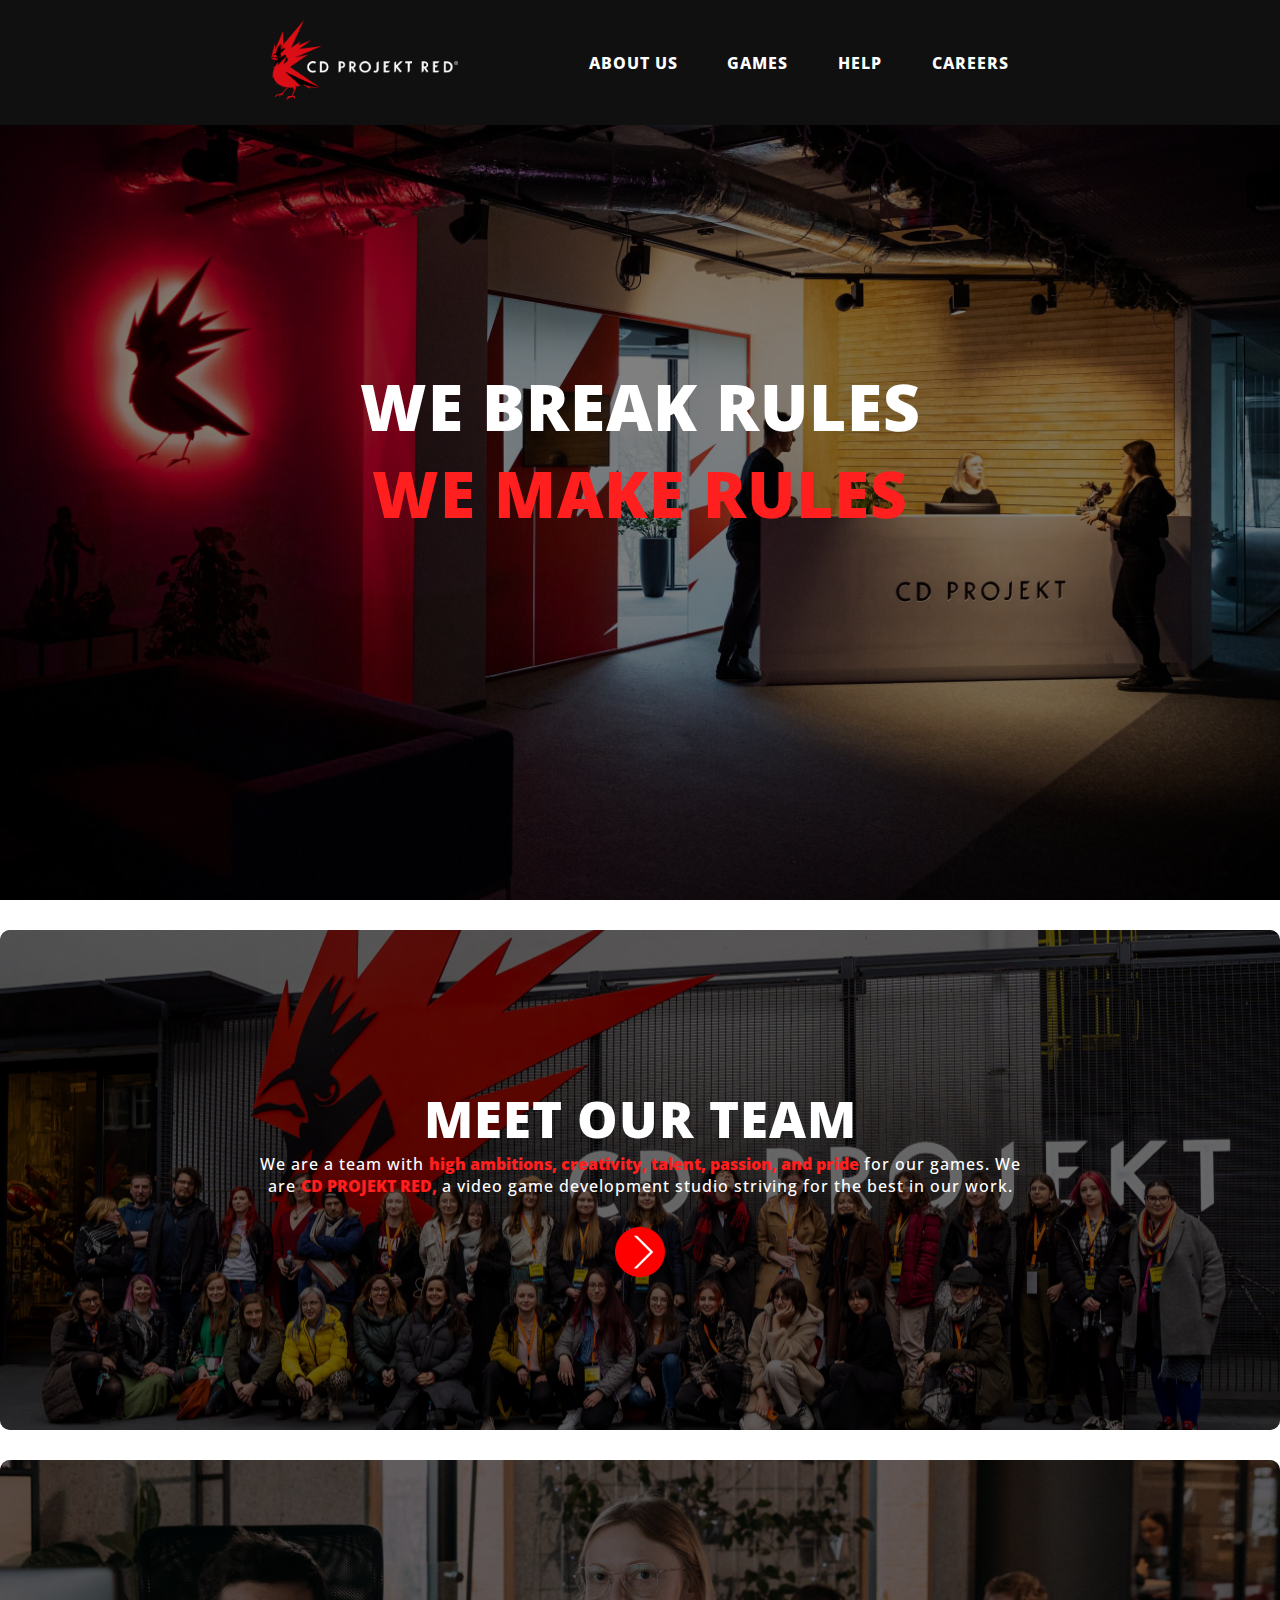
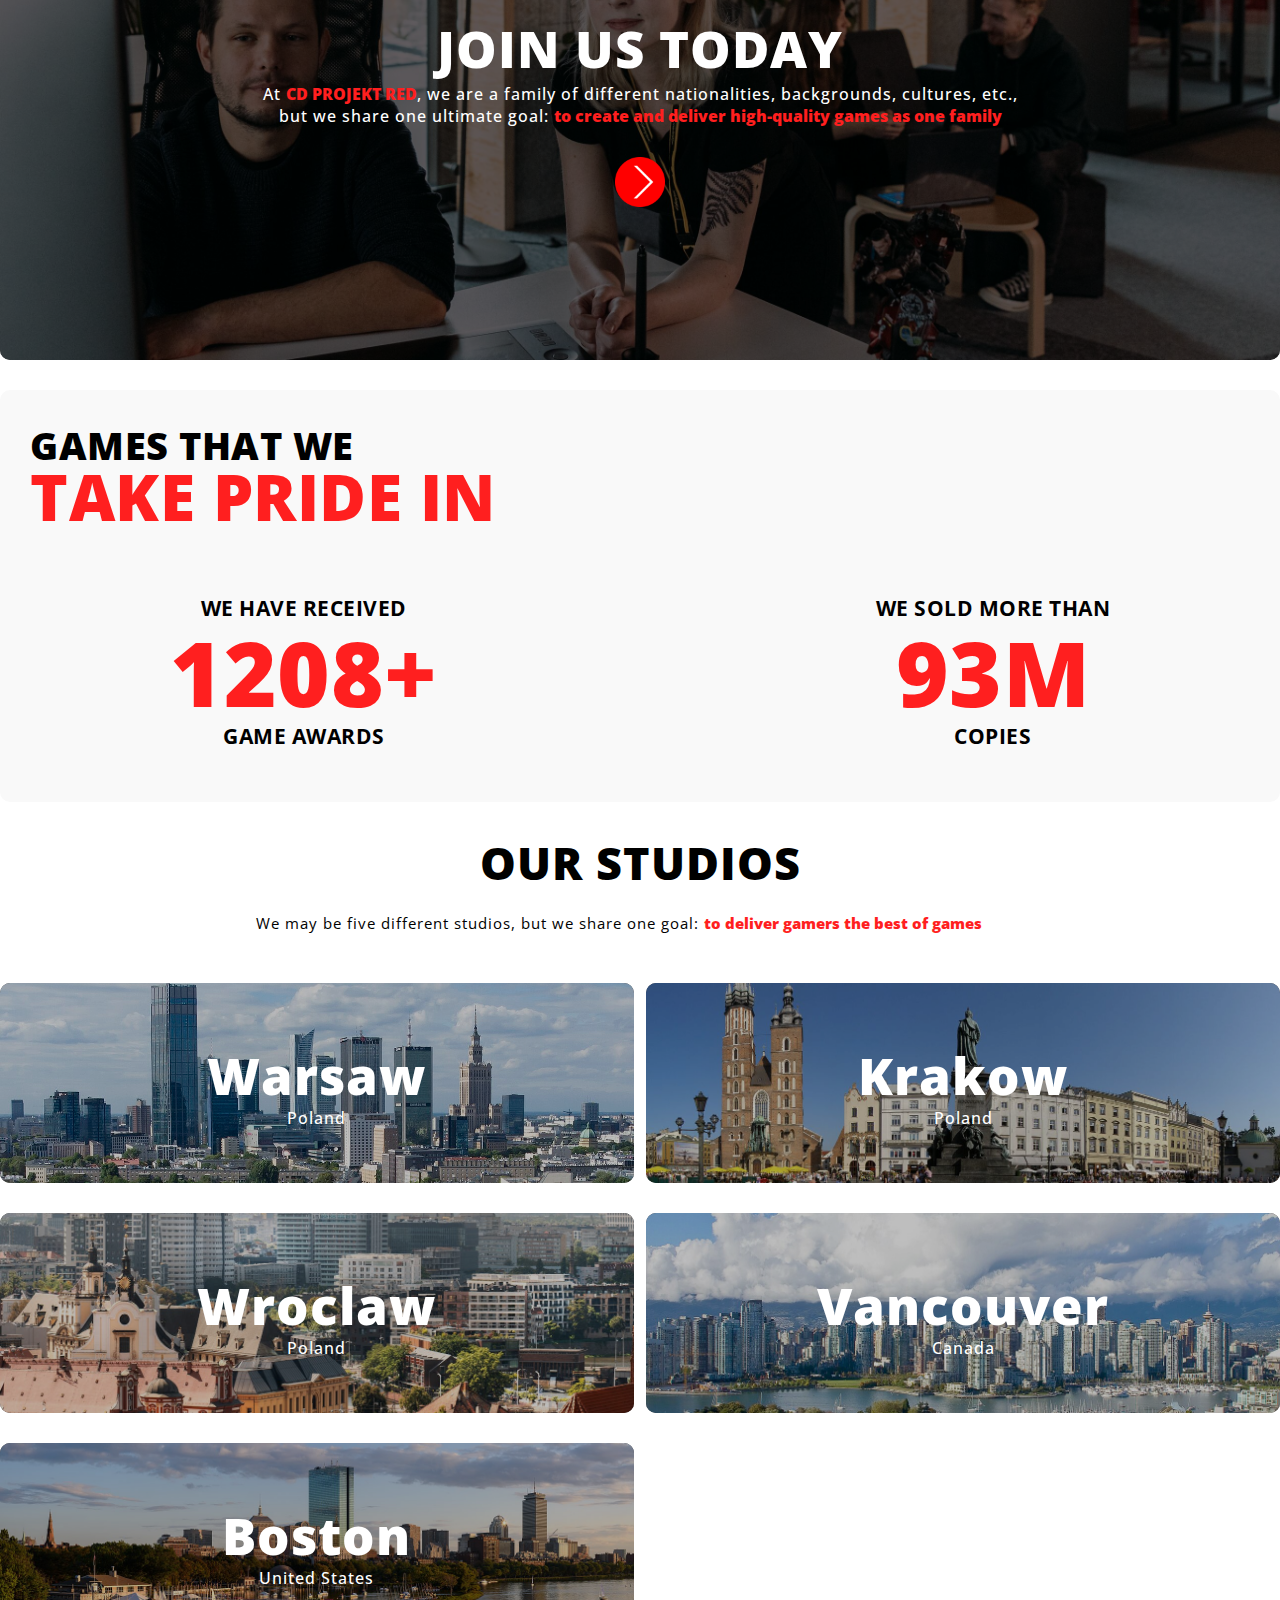
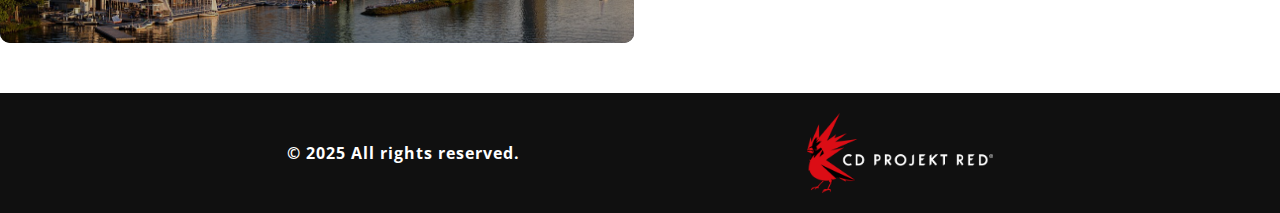
<file: Assessment-2/CD Projekt Red Website/index.html>
<!DOCTYPE html>
<html lang="en">
<head>
    <title>CD PROJEKT RED</title>
    <meta charset="UTF-8">
    <meta name="viewport" content="width=device-width, initial-scale=1.0"> <!-- Ensures consistent and responsive scaling -->
    <link rel="stylesheet" href="stylesheets/index-style.css"> <!-- Unique CSS file (depends on the webpage) -->
    <link rel="stylesheet" href="stylesheets/page-layout.css"> <!-- CSS file for the general layout -->
    <link rel="stylesheet" href="stylesheets/shared-style.css"> <!-- CSS file for styles that are used by more than one webpage -->
    <link rel="preconnect" href="https://fonts.googleapis.com"> <!-- Imports custom font -->
    <link rel="preconnect" href="https://fonts.gstatic.com" crossorigin>
    <link href="https://fonts.googleapis.com/css2?family=Open+Sans:ital,wght@0,300..800;1,300..800&display=swap" rel="stylesheet">
    <link rel="icon" type="image/x-icon" href="website graphics/imgs and icons/icons/cd_projekt_favicon.ico"> <!-- Sets favicon, which is displayed on the browser tab, for the webpage -->
</head>
<body>
    <header>
        <div class="nav-container">
            <!-- The clickable logo in the navbar that takes the user to index.html or the home page -->
            <a href="index.html">
                <img class="nav-logo" src="website graphics/imgs and icons/icons/logo.png" height="80px" alt="Logo of CD PROJEKT RED">
            </a>

            <!-- The navigation bar for desktop users -->
            <nav class="nav-desktop">
                <li class="about">
                    <a href="#">ABOUT US</a>
                    <!-- The dropdown appears when a desktop user hovers over it -->
                    <div class="about-dropdown">
                        <a href="about.html">OUR COMPANY</a>
                        <a href="team.html">OUR TEAMS</a>
                    </div>                                        
                </li>
                <li><a href="games.html">GAMES</a></li>
                <li><a href="help.html">HELP</a></li>
                <li><a href="careers.html">CAREERS</a></li>
            </nav>

            <!-- The hamburger menu that is only visible for mobile screens -->
            <button class="nav-toggle">☰</button>
        </div>

        <!-- The navigation bar for mobile users (not visible when the user is using a desktop screen)-->
        <nav class="nav-mobile">
            <li>
                <a href="#" class="about-mobile">ABOUT US &#9660;</a>
                <!-- The dropdown appears when a mobile user presses the 'ABOUT US' button -->                     
                <div class="about-dropdown-mobile">
                    <a href="about.html">OUR COMPANY</a>
                    <a href="team.html">OUR TEAMS</a>
                </div>                                        
            </li>
            <li><a href="games.html">GAMES</a></li>
            <li><a href="help.html">HELP</a></li>
            <li><a href="careers.html">CAREERS</a></li>
        </nav>

        <script src="js files/navbar.js"></script>
    </header>
    
    <main>
        <div class="main-container">
            <!-- Page header -->
            <section>
                <!-- This header is unique to index.html (or the homepage) and is displayed in a way that it fits the entire screen of the user -->
                <div class="intro-container">
                    <div class="intro-image">
                        <img src="website graphics/imgs and icons/office-photo.jpg" alt="Photo of a CD PROJEKT RED office">
                    </div>
                    
                    <div class="intro-text">
                        WE BREAK RULES
                        <span class="red-text">WE MAKE RULES</span>
                    </div>  
                </div>
            </section>

            <!-- Link where users can go learn more about CD PROJEKT RED's teams -->
            <!-- The 'section-container' class is used in this webpage and other webpages to maintain consistency of the webpages, especially the width of the content -->
            <section class="section-container">
                <div class="moreinfo-container">
                    <img class="moreinfo-container moreinfo-img" src="website graphics/imgs and icons/cd-projekt-group-photo.jpg" alt="Photo of CD PROJEKT RED talents">
                    <div class="moreinfo-link">
                        <p class="moreinfo-title">
                            MEET OUR TEAM
                        </p>
                        <p class="moreinfo-text">
                            We are a team with <span class="red-text-bold">high ambitions, creativity, talent, passion, and pride</span> for our games.
                            We are <span class="red-text-bold">CD PROJEKT RED,</span> a video game development studio striving for the best in our work.
                        </p>
                        <a href="team.html" target="_blank" class="moreinfo-button">
                            <!-- Two images are used here so that when the user hovers above moreinfo-button, button-normal's opacity would be set to 0 to show button-active -->
                            <img class="moreinfo-button-normal" src="website graphics/imgs and icons/icons/arrow-icon-normal.png" alt="normal button">
                            <img class="moreinfo-button-active" src="website graphics/imgs and icons/icons/arrow-icon-active.png" alt="active button">
                        </a>                        
                    </div>
                </div>
            </section>
            
            <!-- Link where users can apply for a position -->
            <section class="section-container">
                <div class="moreinfo-container">
                    <img class="moreinfo-container moreinfo-img" src="website graphics/imgs and icons/cd-projekt-office.jpg" alt="Photo of CD PROJEKT RED talents">
                    <div class="moreinfo-link">
                        <p class="moreinfo-title">
                            JOIN US TODAY
                        </p>
                        <p class="moreinfo-text">
                            At <span class="red-text-bold">CD PROJEKT RED</span>, we are a family of different nationalities, backgrounds, cultures, etc., but we
                            share one ultimate goal: <span class="red-text-bold">to create and deliver high-quality games as one family</span>
                        </p>
                        <a href="careers.html" target="_blank" class="moreinfo-button">
                            <img class="moreinfo-button-normal" src="website graphics/imgs and icons/icons/arrow-icon-normal.png" alt="normal button">
                            <img class="moreinfo-button-active" src="website graphics/imgs and icons/icons/arrow-icon-active.png" alt="active button">
                        </a>                        
                    </div>
                </div>       
            </section>

            <!-- CD PROJEKT RED's overall stats -->
            <section class="section-container" id="stats-section">
                <div class="stats-subheading">
                    GAMES THAT WE <span class="red-text stats-red-text">TAKE PRIDE IN</span>
                </div>

                <div class="stats-row">
                    <div class="stats-text">
                        WE HAVE RECEIVED <span class="red-text stats-total">1208+</span> GAME AWARDS
                    </div>

                    <div class="stats-text">
                        WE SOLD MORE THAN <span class="red-text stats-total">93M</span> COPIES
                    </div>
                </div>
            </section>

            <!-- CD PROJEKT RED's studio locations -->
            <section class="section-container">
                <div class="subheading">
                    OUR STUDIOS
                </div>

                <div class="text">
                    We may be five different studios, but we share one goal: <span class="red-text-bold">to deliver gamers the best of games</span>
                </div>

                <div class="locations">
                    <!-- Warsaw location -->
                    <!-- locations-container-index class contains CSS styles specific to index.html that modifies the shared locations-container class, which is from shared-styles.css --> 
                    <div class="locations-container locations-container-index">
                        <div class="location-img-container">
                            <img src="website graphics/locations/warsaw.jpg" alt="Photo of Warsaw">
                        </div>
                        <div class="location-desc">
                            <p class="desc-title">Warsaw</p>
                            <p class="desc-text">Poland</p>
                        </div>
                    </div>

                    <!-- Krakow location -->
                    <div class="locations-container locations-container-index">
                        <div class="location-img-container">
                            <img src="website graphics/locations/krakow.jpg" alt="Photo of Krakow">
                        </div>
                        <div class="location-desc">
                            <p class="desc-title">Krakow</p>
                            <p class="desc-text">Poland</p>
                        </div>
                    </div>

                    <!-- Wroclaw location -->
                    <div class="locations-container locations-container-index">
                        <div class="location-img-container">
                            <img src="website graphics/locations/wroclaw.jpg" alt="Photo of Wroclaw">
                        </div>
                        <div class="location-desc">
                            <p class="desc-title">Wroclaw</p>
                            <p class="desc-text">Poland</p>
                        </div>
                    </div>

                    <!-- Vancouver location -->
                    <div class="locations-container locations-container-index">
                        <div class="location-img-container">
                            <img src="website graphics/locations/vancouver.jpg" alt="Photo of Vancouver">
                        </div>
                        <div class="location-desc">
                            <p class="desc-title">Vancouver</p>
                            <p class="desc-text">Canada</p>
                        </div>
                    </div>

                    <!-- Boston location -->
                    <div class="locations-container locations-container-index">
                        <div class="location-img-container">
                            <img src="website graphics/locations/boston.jpg" alt="Photo of Boston">
                        </div>
                        <div class="location-desc">
                            <p class="desc-title">Boston</p>
                            <p class="desc-text">United States</p>
                        </div>
                    </div>
                </div>
            </section>
        </div>
    </main>

    <footer>
        <div class="ftr-container">
            &copy; 2025 All rights reserved.
            <img src="website graphics/imgs and icons/icons/logo.png" height="80px" alt="Logo of CD PROJEKT RED">
        </div>
    </footer>
</body>
</html>
</file>
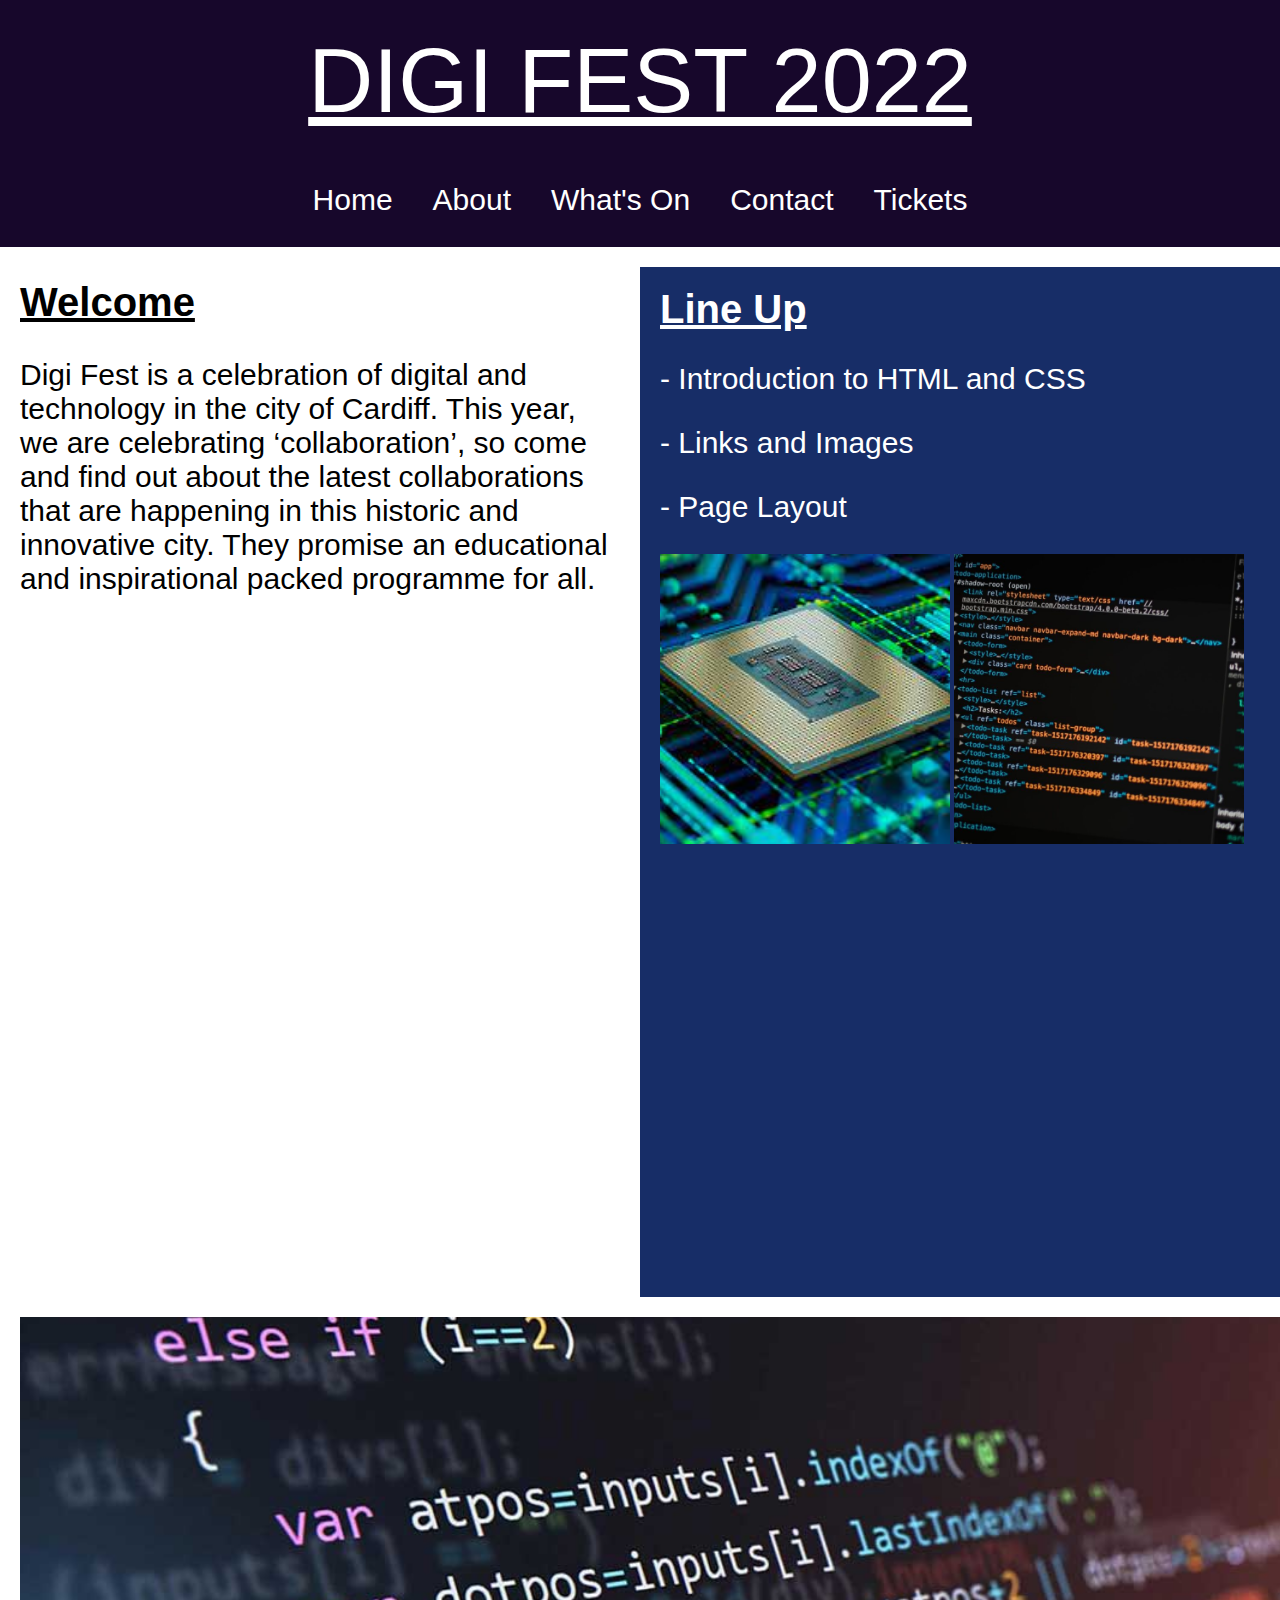
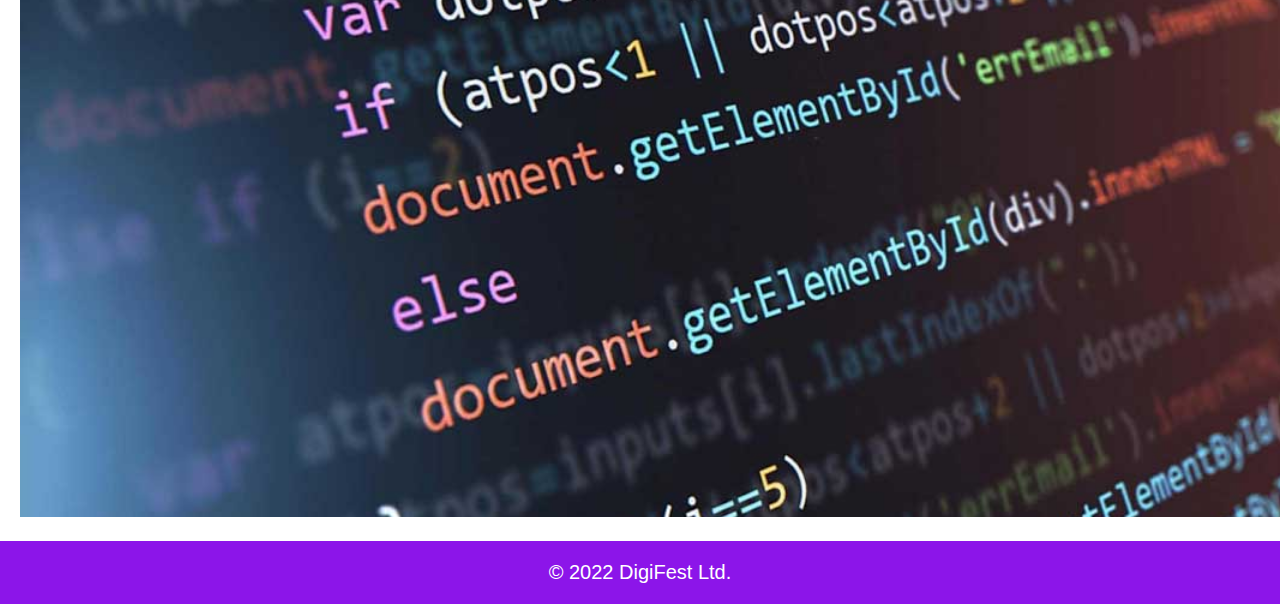
<file: Assesment-1/Chapter-4 Page Layout/ Exercises/Structuring a Webpage/index.html>
<!DOCTYPE html>
<html>
<head>
    <title>DIGI FEST 2022</title>
    <meta charset="UTF-8">
    <meta name="viewport" content="width=device-width, initial-scale=1.0">
    <link rel="stylesheet" href="digifest styling.css">
</head>

<body>
    <!--Contains the main content and adjusts width and margin-->
    <div class="container">

        <!--The header-->
        <header>DIGI FEST 2022</header>
        
        <!--The navigation bar with linked anchor tags that can be clicked-->
        <nav class="navtab">
            
            <a href="#home">Home</a>
            <a href="#about">About</a>
            <a href="#whatson">What's On</a>
            <a href="#contact">Contact</a>
            <a href="#tickets">Tickets</a>
            
        </nav>
        
        <!--The sidebar (color blue)-->
        <div class="sidebar">
            <h2>Line Up</h2>
            <p>- Introduction to HTML and CSS</p>
            <p>- Links and Images</p>
            <p>- Page Layout</p>
            
            <!--The imagesrow div that adjusts the appearance and formatting of the photos-->
            <div class="imagesrow">
                <img src="CPU.jpg">
                <img src="html photo.jpg">
            </div>
        </div>

        <!--The main content-->
        <main>
            <h2>Welcome</h2>
            <p>Digi Fest is a celebration of digital and technology in the city of Cardiff. This year, we are celebrating ‘collaboration’, so come and find out about the latest collaborations that are happening in this historic and innovative city. They promise an educational and inspirational packed programme for all.</p>
            <img src="html photo2.jpg">
        </main>

        <!--The footer-->
        <footer>&copy; 2022 DigiFest Ltd.</footer>

    </div>
    
</body>
</html>

<!--output link: https://www.youtube.com/watch?v=gyYV1FDjTvI -->
</file>
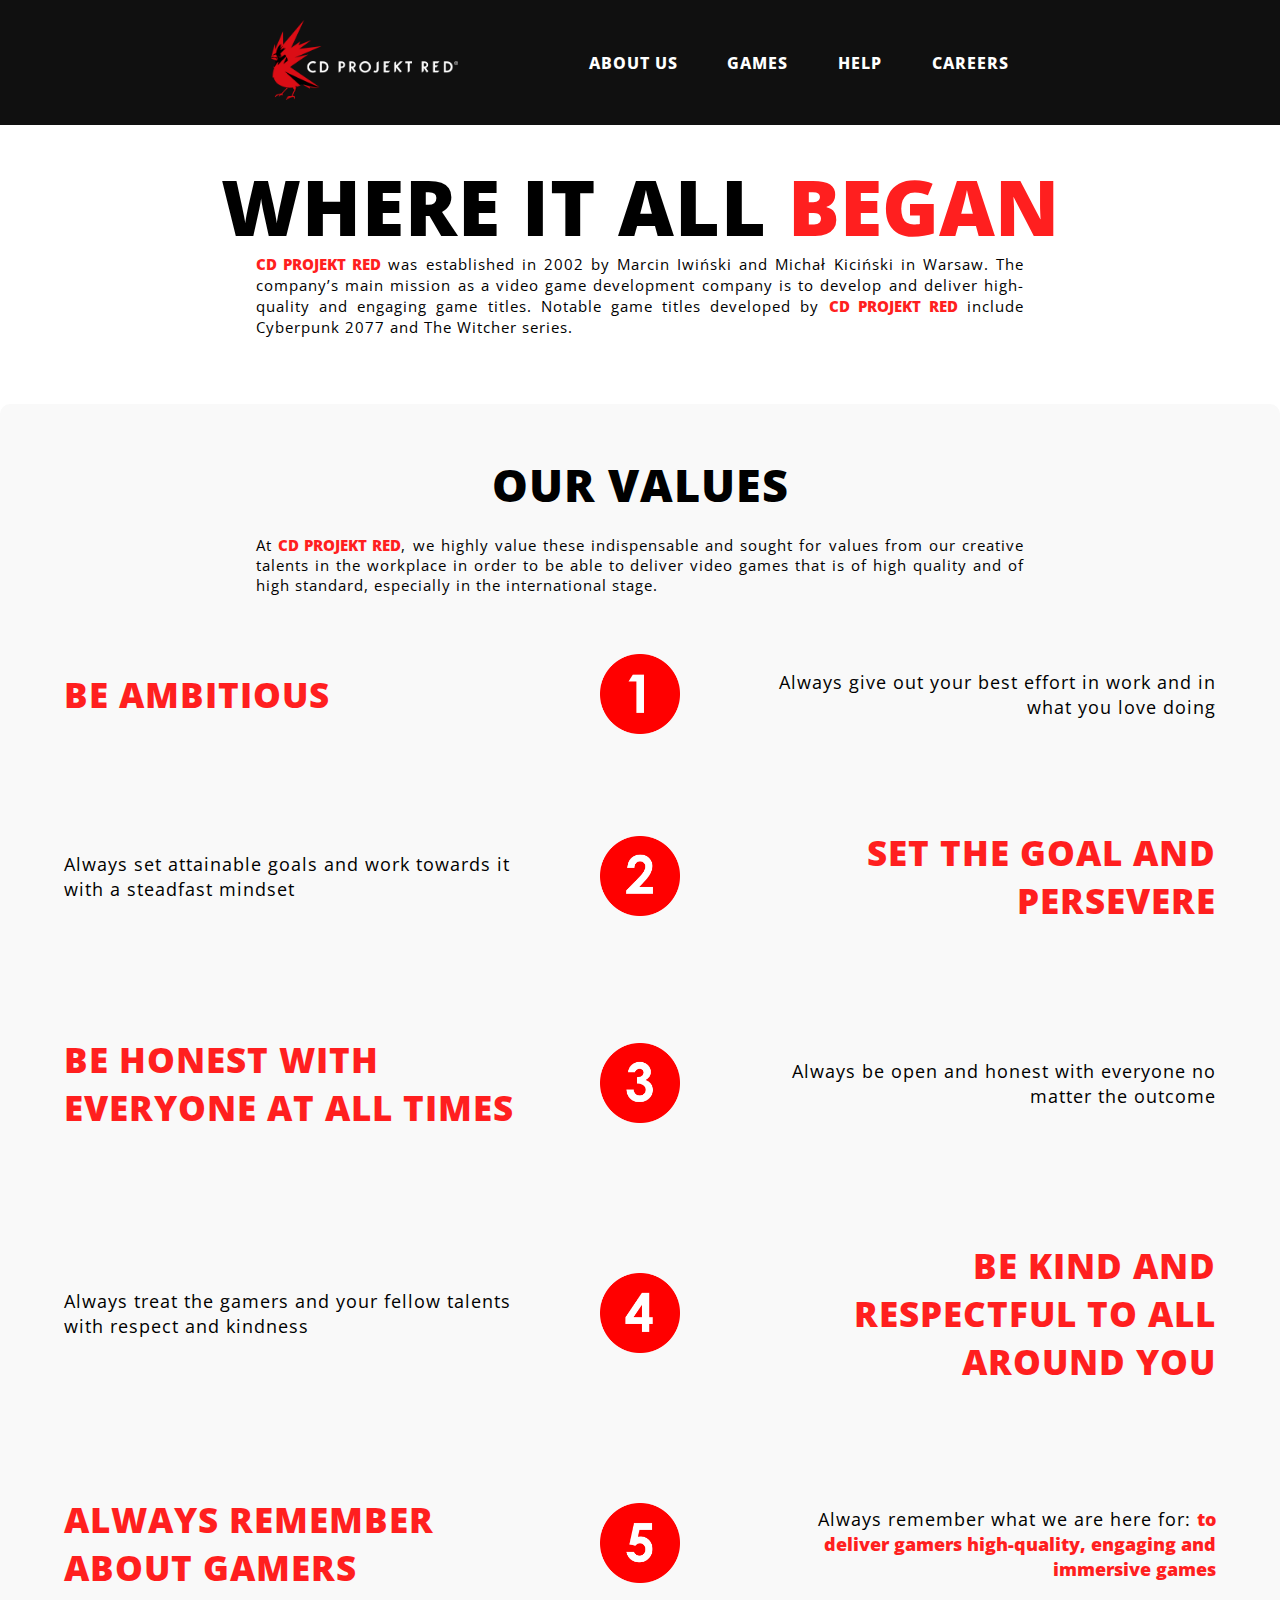
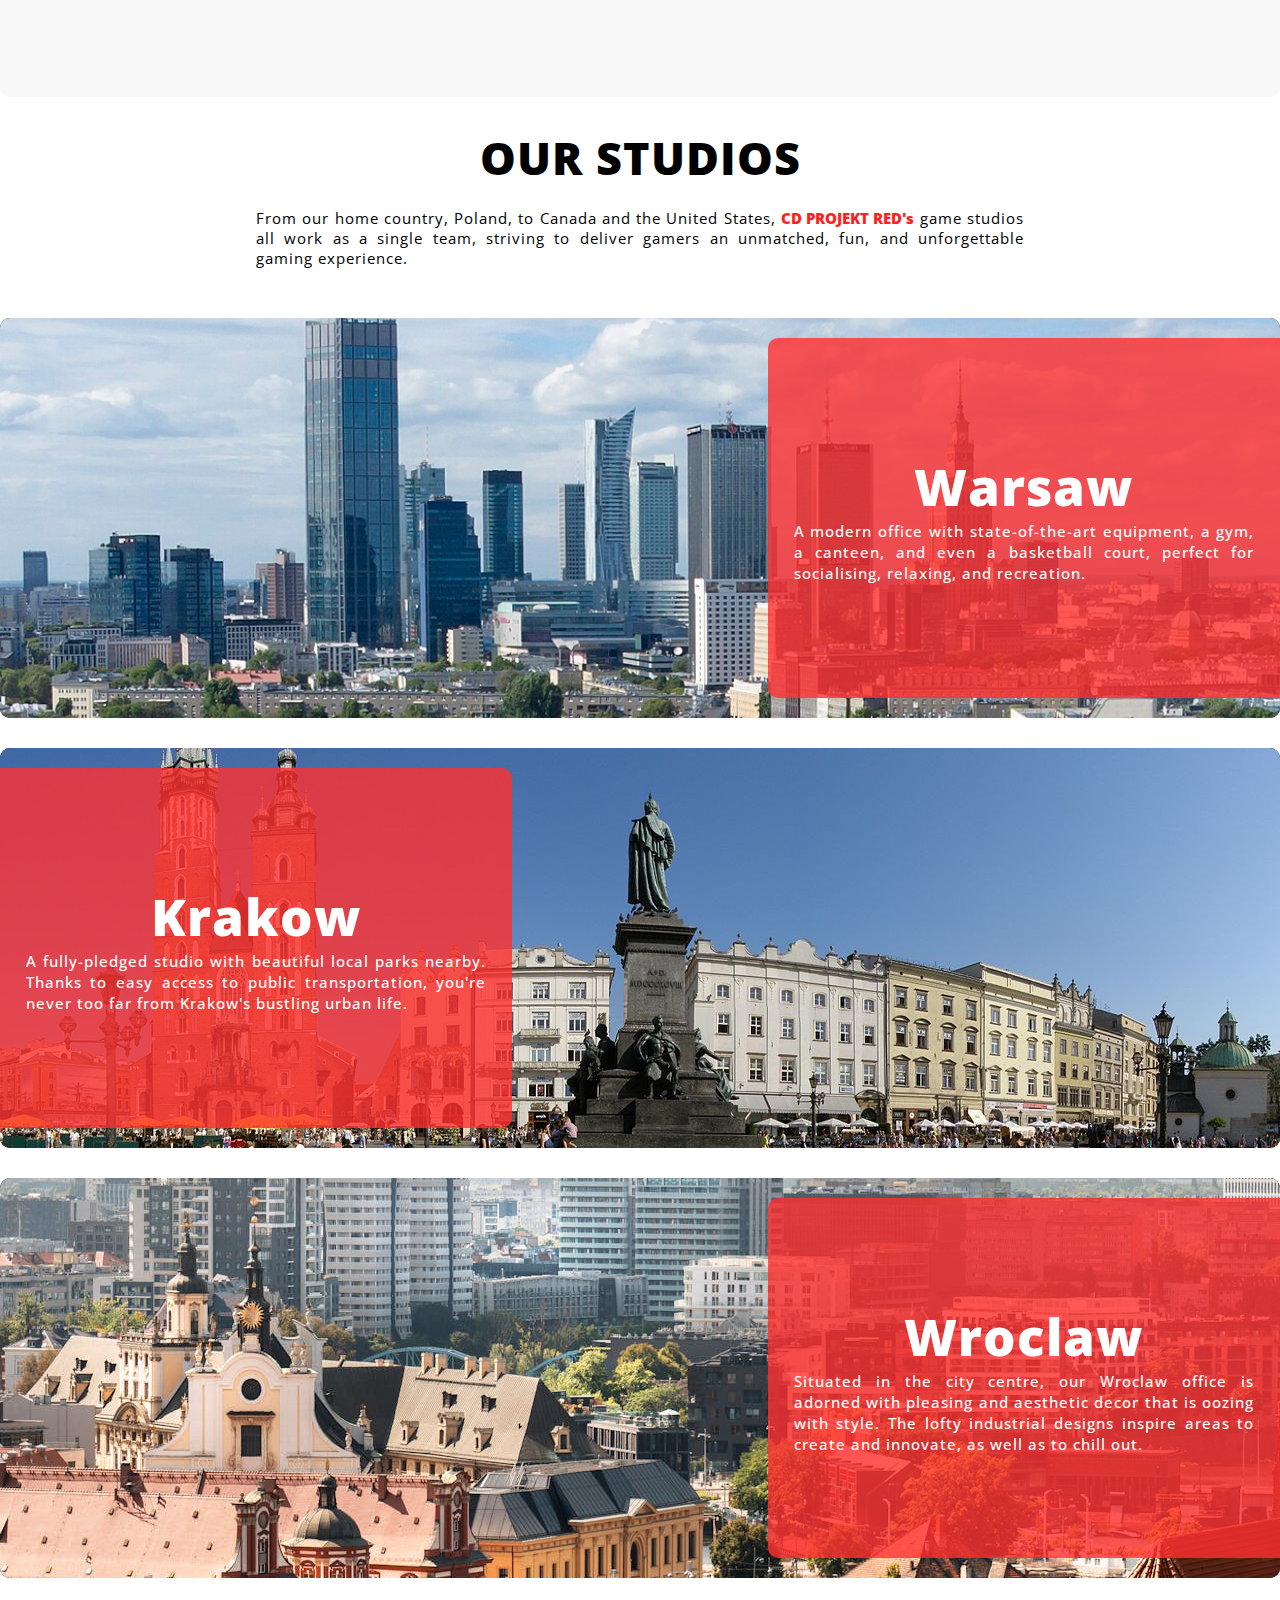
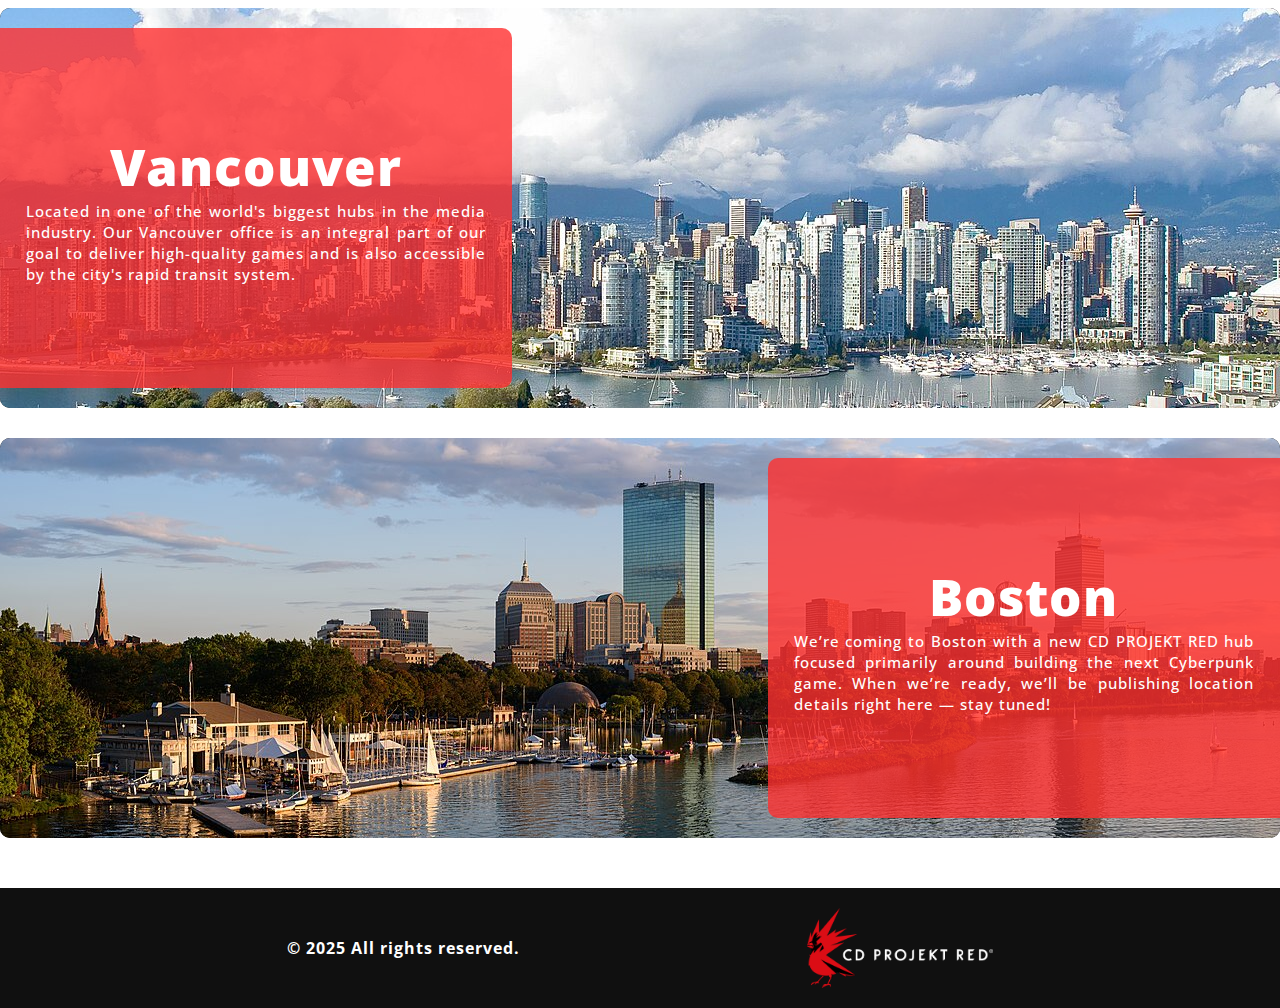
<file: Assessment-2/CD Projekt Red Website/about.html>
<!DOCTYPE html>
<html lang="en">
<head>
    <title>CD PROJEKT RED</title>
    <meta charset="UTF-8">
    <meta name="viewport" content="width=device-width, initial-scale=1.0"> <!-- Ensures consistent and responsive scaling -->
    <link rel="stylesheet" href="stylesheets/about-style.css"> <!-- Unique CSS file (depends on the webpage) -->
    <link rel="stylesheet" href="stylesheets/page-layout.css"> <!-- CSS file for the general layout -->
    <link rel="stylesheet" href="stylesheets/shared-style.css"> <!-- CSS file for styles that are used by more than one webpage -->
    <link rel="preconnect" href="https://fonts.googleapis.com"> <!-- Imports custom font -->
    <link rel="preconnect" href="https://fonts.gstatic.com" crossorigin>
    <link href="https://fonts.googleapis.com/css2?family=Open+Sans:ital,wght@0,300..800;1,300..800&display=swap" rel="stylesheet">
    <link rel="icon" type="image/x-icon" href="website graphics/imgs and icons/icons/cd_projekt_favicon.ico"> <!-- Sets favicon, which is displayed on the browser tab, for the webpage -->
</head>
<body>
    <header>
        <div class="nav-container">
            <!-- The clickable logo in the navbar that takes the user to index.html or the home page -->
            <a href="index.html">
                <img class="nav-logo" src="website graphics/imgs and icons/icons/logo.png" height="80px" alt="Logo of CD PROJEKT RED">
            </a>

            <!-- The navigation bar for desktop users -->
            <nav class="nav-desktop">
                <li class="about">
                    <a href="#">ABOUT US</a>
                    <!-- The dropdown appears when a desktop user hovers over it -->
                    <div class="about-dropdown">
                        <a href="about.html">OUR COMPANY</a>
                        <a href="team.html">OUR TEAMS</a>
                    </div>                                        
                </li>
                <li><a href="games.html">GAMES</a></li>
                <li><a href="help.html">HELP</a></li>
                <li><a href="careers.html">CAREERS</a></li>
            </nav>

            <!-- The hamburger menu that is only visible for mobile screens -->
            <button class="nav-toggle">☰</button>
        </div>

        <!-- The navigation bar for mobile users (not visible when the user is using a desktop screen)-->
        <nav class="nav-mobile">
            <li>
                <a href="#" class="about-mobile">ABOUT US &#9660;</a>
                <!-- The dropdown appears when a mobile user presses the 'ABOUT US' button -->                     
                <div class="about-dropdown-mobile">
                    <a href="about.html">OUR COMPANY</a>
                    <a href="team.html">OUR TEAMS</a>
                </div>                                        
            </li>
            <li><a href="games.html">GAMES</a></li>
            <li><a href="help.html">HELP</a></li>
            <li><a href="careers.html">CAREERS</a></li>
        </nav>

        <script src="js files/navbar.js"></script>
    </header>

    <main>
        <div class="main-container">
            <!-- Page header -->
            <section class="section-container">
                <!-- This div uses a shared CSS class in order to maintain consistency -->
                <div class="page-header">
                    <p class="page-header-title">
                        WHERE IT ALL <span class="red-text-bold">BEGAN</span>
                    </p>
                    <p class="page-header-text">
                        <span class="red-text-bold">CD PROJEKT RED</span> was established in 2002 by Marcin Iwiński and Michał Kiciński in Warsaw.
                        The company’s main mission as a video game development company is to develop and deliver high-quality and engaging game titles. 
                        Notable game titles developed by <span class="red-text-bold">CD PROJEKT RED</span> include Cyberpunk 2077 and The Witcher series. 
                    </p>
                </div>
            </section>

            <!-- CD PROJEKT RED's organisational values -->
            <section class="section-container values">
                <div class="subheading">
                    OUR VALUES
                </div>

                <div class="text">
                    At <span class="red-text-bold">CD PROJEKT RED</span>, we highly value these indispensable and sought for values from our creative talents in the workplace in order
                    to be able to deliver video games that is of high quality and of high standard, especially in the international stage.
                </div>

                <!-- The flex-row divs are displayed in an alternative manner; one would be normal and the next would be reversed -->
                <!-- Encases all the elements in a flex-row -->
                <div class="values-row">
                    <p class="values-heading">
                        BE AMBITIOUS
                    </p>
                    <img class="values-num" src="website graphics/imgs and icons/icons/one.png" alt="No. 1">
                    <p class="values-text">
                        Always give out your best effort in work and in what you love doing
                    </p>
                </div>  
                
                <!-- Displays the flex-row in reverse to make the appearance more appealing and not stagnant-lookisng -->
                <div class="values-row row-reverse">
                    <p class="values-heading heading-reverse">
                        SET THE GOAL AND PERSEVERE
                    </p>
                    <img class="values-num" src="website graphics/imgs and icons/icons/two.png" alt="No. 2">
                    <p class="values-text text-reverse">
                        Always set attainable goals and work towards it with a steadfast mindset
                    </p>
                </div>
                
                <div class="values-row">
                    <p class="values-heading">
                        BE HONEST WITH EVERYONE AT ALL TIMES
                    </p>
                    <img class="values-num" src="website graphics/imgs and icons/icons/three.png" alt="No. 3">
                    <p class="values-text">
                        Always be open and honest with everyone no matter the outcome
                    </p>
                </div>

                <div class="values-row row-reverse">
                    <p class="values-heading heading-reverse">
                        BE KIND AND RESPECTFUL TO ALL AROUND YOU
                    </p>
                    <img class="values-num" src="website graphics/imgs and icons/icons/four.png" alt="No. 4">
                    <p class="values-text text-reverse">
                        Always treat the gamers and your fellow talents with respect and kindness
                    </p>
                </div>

                <div class="values-row">
                    <p class="values-heading">
                        ALWAYS REMEMBER ABOUT GAMERS
                    </p>
                    <img class="values-num" src="website graphics/imgs and icons/icons/five.png" alt="No. 5">
                    <p class="values-text">
                        Always remember what we are here for: <span class="red-text-bold">to deliver gamers high-quality, engaging and immersive games</span>
                    </p>
                </div>
            </section>

            <!-- CD PROJEKT RED's studio locations -->
            <section class="section-container">
                <div class="subheading">
                    OUR STUDIOS
                </div>

                <div class="text">
                    From our home country, Poland, to Canada and the United States, <span class="red-text-bold">CD PROJEKT RED's</span> game studios all work as a 
                    single team, striving to deliver gamers an unmatched, fun, and unforgettable gaming experience. 
                </div>

                <!-- Likewise with the values-row divs above, the locations-container divs are displayed alternatively -->
                <div class="locations">
                    <!-- Warsaw location -->
                    <!-- locations-container-about class contains CSS styles specific to about.html that modifies the shared locations-container class, which is from shared-styles.css -->
                    <div class="locations-container locations-container-about">
                        <div class="location-img-container">
                            <img class="img-about" src="website graphics/locations/warsaw.jpg" alt="Photo of Warsaw">
                        </div>
                        <div class="location-desc-box">
                            <div class="location-desc location-desc-about">
                                <p class="desc-title">Warsaw</p>
                                <p class="desc-text desc-text-about">
                                    A modern office with state-of-the-art equipment, a gym, a canteen, and even a basketball court, perfect
                                    for socialising, relaxing, and recreation.
                                </p>
                            </div>                            
                        </div>
                    </div>

                    <!-- Krakow location -->
                    <div class="locations-container locations-container-about">
                        <div class="location-img-container">
                            <img class="img-about" src="website graphics/locations/krakow.jpg" alt="Photo of Krakow">
                        </div>
                        <!-- This 'location-desc-box' div is set to reverse -->
                        <div class="location-desc-box desc-box-reverse">
                            <div class="location-desc location-desc-about">
                                <p class="desc-title">Krakow</p>
                                <p class="desc-text desc-text-about">
                                    A fully-pledged studio with beautiful local parks nearby.
                                    Thanks to easy access to public transportation, you're never too far from Krakow's bustling urban life.
                                </p>
                            </div>
                        </div>
                    </div>

                    <!-- Wroclaw location -->
                    <div class="locations-container locations-container-about">
                        <div class="location-img-container">
                            <img class="img-about" src="website graphics/locations/wroclaw.jpg" alt="Photo of Wroclaw">
                        </div>
                        <div class="location-desc-box">
                            <div class="location-desc location-desc-about">
                                <p class="desc-title">Wroclaw</p>
                                <p class="desc-text desc-text-about">
                                    Situated in the city centre, our Wroclaw office is adorned with
                                    pleasing and aesthetic decor that is oozing with style. The lofty industrial
                                    designs inspire areas to create and innovate, as well as to chill out.
                                </p>
                            </div>                            
                        </div>
                    </div>

                    <!-- Vancouver location -->
                    <div class="locations-container locations-container-about">
                        <div class="location-img-container">
                            <img class="img-about" src="website graphics/locations/vancouver.jpg" alt="Photo of Vancouver">
                        </div>
                        <div class="location-desc-box desc-box-reverse">
                            <div class="location-desc location-desc-about">
                                <p class="desc-title">Vancouver</p>
                                <p class="desc-text desc-text-about">
                                    Located in one of the world's biggest hubs in the media industry. Our Vancouver office is an integral part
                                    of our goal to deliver high-quality games and is also accessible by the city's rapid transit system.
                                </p>
                            </div>
                        </div>
                        
                    </div>

                    <!-- Boston location -->
                    <div class="locations-container locations-container-about">
                        <div class="location-img-container">
                            <img class="img-about" src="website graphics/locations/boston.jpg" alt="Photo of Boston">
                        </div>
                        <div class="location-desc-box">
                            <div class="location-desc location-desc-about">
                                <p class="desc-title">Boston</p>
                                <p class="desc-text desc-text-about">
                                    We’re coming to Boston with a new CD PROJEKT RED hub focused primarily around building the next Cyberpunk game. 
                                    When we’re ready, we’ll be publishing location details right here — stay tuned! 
                                </p>
                            </div>
                        </div>
                    </div>
                </div>
            </section>
        </div>
    </main>

    <footer>
        <div class="ftr-container">
            &copy; 2025 All rights reserved.
            <img src="website graphics/imgs and icons/icons/logo.png" height="80px" alt="Logo of CD PROJEKT RED">
        </div>
    </footer>
</body>
</html>
</file>
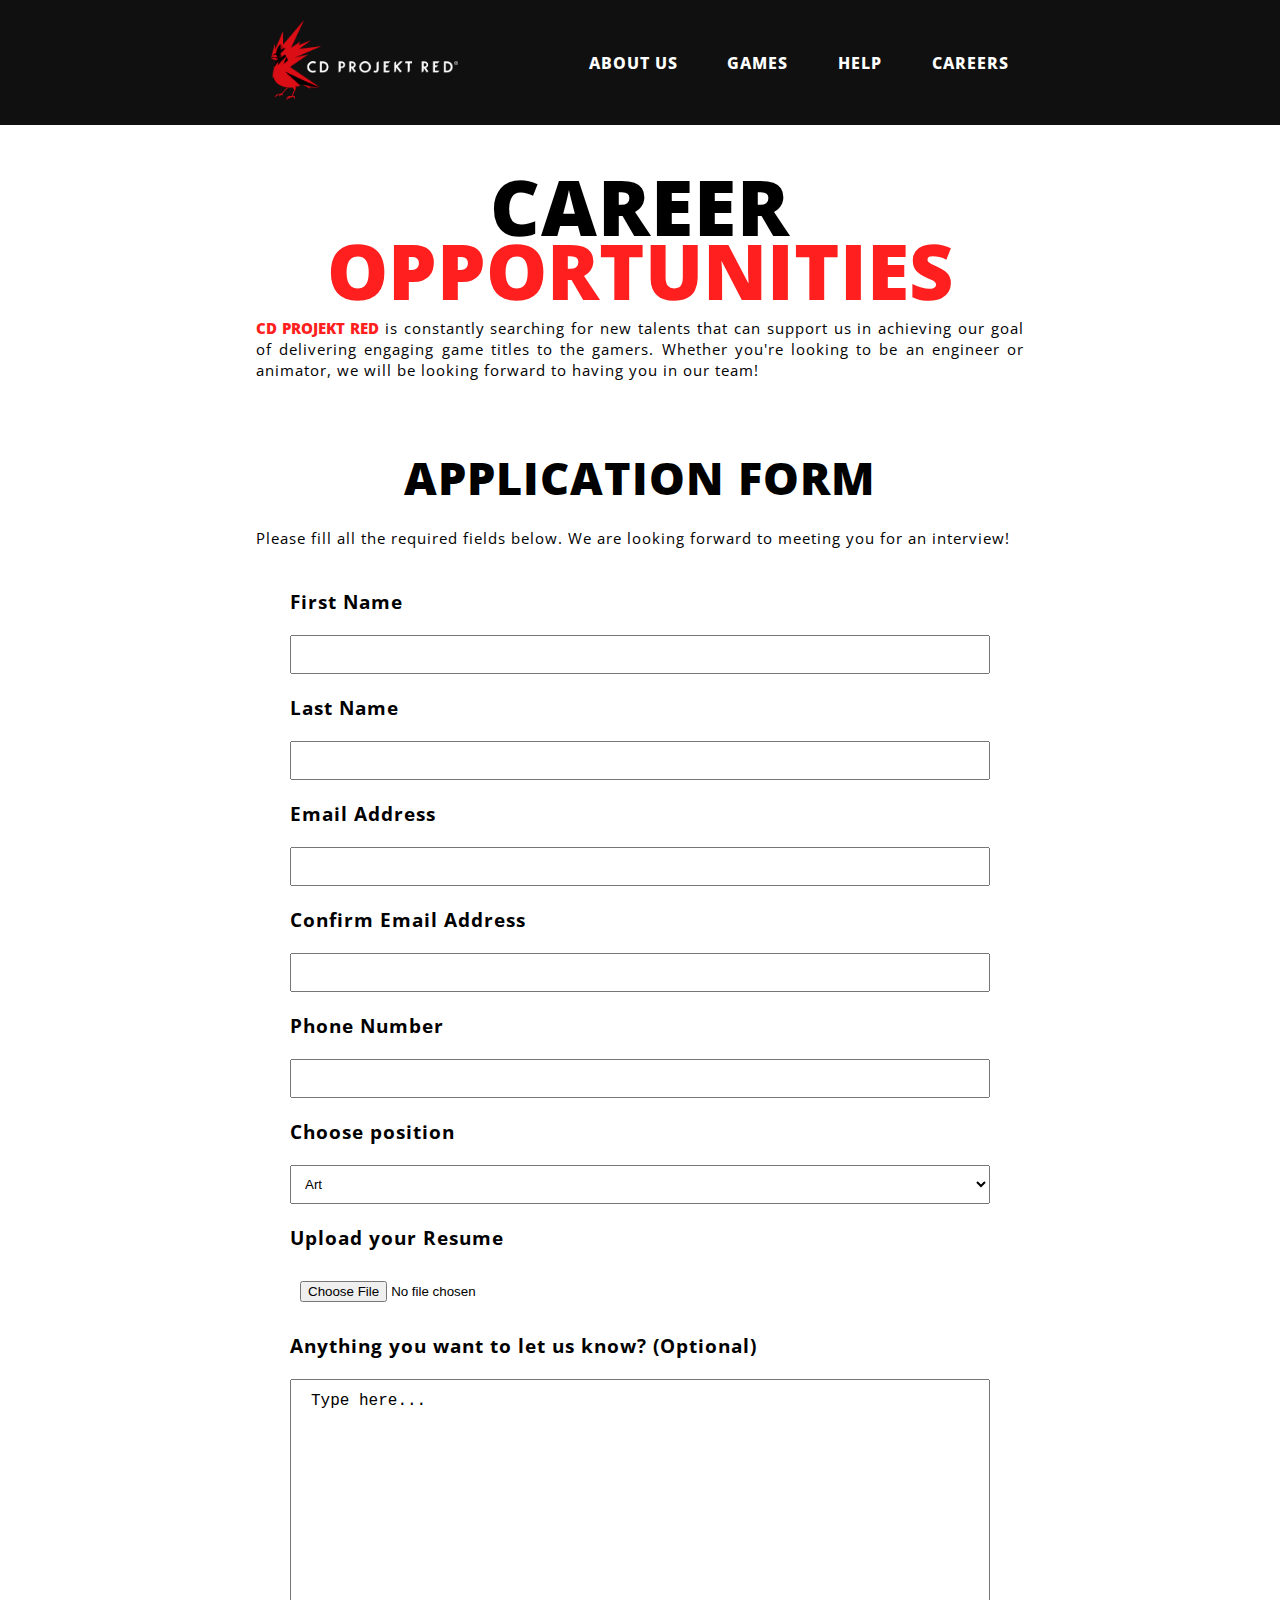
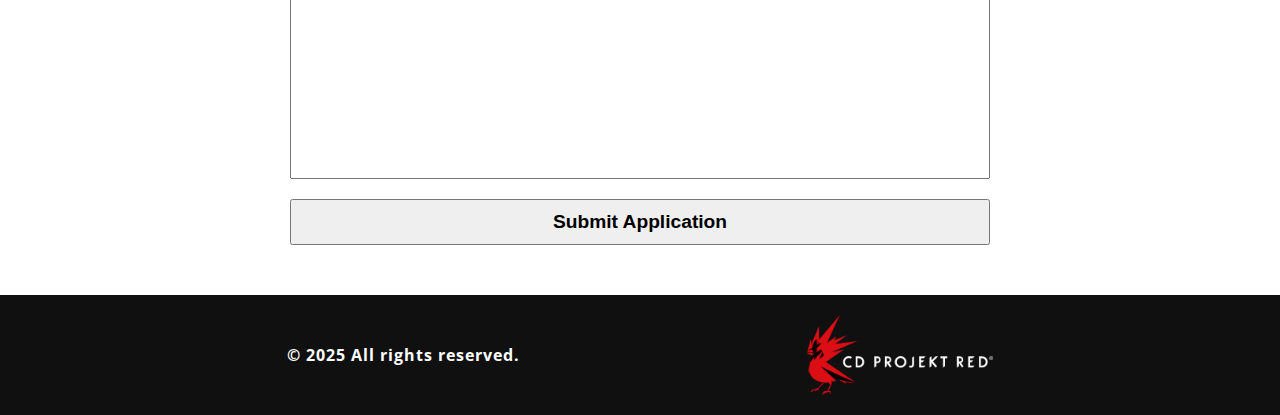
<file: Assessment-2/CD Projekt Red Website/careers.html>
<!DOCTYPE html>
<html lang="en">
<head>
    <title>CD PROJEKT RED</title>
    <meta charset="UTF-8">
    <meta name="viewport" content="width=device-width, initial-scale=1.0"> <!-- Ensures consistent and responsive scaling -->
    <link rel="stylesheet" href="stylesheets/careers-style.css"> <!-- Unique CSS file (depends on the webpage) -->
    <link rel="stylesheet" href="stylesheets/page-layout.css"> <!-- CSS file for the general layout -->
    <link rel="stylesheet" href="stylesheets/shared-style.css"> <!-- CSS file for styles that are used by more than one webpage -->
    <link rel="preconnect" href="https://fonts.googleapis.com"> <!-- Imports custom font -->
    <link rel="preconnect" href="https://fonts.gstatic.com" crossorigin>
    <link href="https://fonts.googleapis.com/css2?family=Open+Sans:ital,wght@0,300..800;1,300..800&display=swap" rel="stylesheet">
    <link rel="icon" type="image/x-icon" href="website graphics/imgs and icons/icons/cd_projekt_favicon.ico"> <!-- Sets favicon, which is displayed on the browser tab, for the webpage -->
</head>
<body>
    <header>
        <div class="nav-container">
            <!-- The clickable logo in the navbar that takes the user to index.html or the home page -->
            <a href="index.html">
                <img class="nav-logo" src="website graphics/imgs and icons/icons/logo.png" height="80px" alt="Logo of CD PROJEKT RED">
            </a>

            <!-- The navigation bar for desktop users -->
            <nav class="nav-desktop">
                <li class="about">
                    <a href="#">ABOUT US</a>
                    <!-- The dropdown appears when a desktop user hovers over it -->
                    <div class="about-dropdown">
                        <a href="about.html">OUR COMPANY</a>
                        <a href="team.html">OUR TEAMS</a>
                    </div>                                        
                </li>
                <li><a href="games.html">GAMES</a></li>
                <li><a href="help.html">HELP</a></li>
                <li><a href="careers.html">CAREERS</a></li>
            </nav>

            <!-- The hamburger menu that is only visible for mobile screens -->
            <button class="nav-toggle">☰</button>
        </div>

        <!-- The navigation bar for mobile users (not visible when the user is using a desktop screen)-->
        <nav class="nav-mobile">
            <li>
                <a href="#" class="about-mobile">ABOUT US &#9660;</a>
                <!-- The dropdown appears when a mobile user presses the 'ABOUT US' button -->                     
                <div class="about-dropdown-mobile">
                    <a href="about.html">OUR COMPANY</a>
                    <a href="team.html">OUR TEAMS</a>
                </div>                                        
            </li>
            <li><a href="games.html">GAMES</a></li>
            <li><a href="help.html">HELP</a></li>
            <li><a href="careers.html">CAREERS</a></li>
        </nav>

        <script src="js files/navbar.js"></script>
    </header>

    <main>
        <div class="main-container">
            <!-- Page header -->
            <section class="section-container">
                <div class="page-header">
                    <p class="page-header-title">
                        CAREER <span class="red-text-bold">OPPORTUNITIES</span>
                    </p>
                    <p class="page-header-text">
                        <span class="red-text-bold">CD PROJEKT RED</span> is constantly searching for new talents that can support
                        us in achieving our goal of delivering engaging game titles to the gamers. Whether you're looking to be an engineer or animator,
                        we will be looking forward to having you in our team!
                    </p>
                </div>
            </section>

            <section class="section-container">
                <div class="subheading">
                    APPLICATION FORM
                </div>

                <div class="text">
                    Please fill all the required fields below. We are looking forward to meeting you for an interview!
                </div>

                <!-- Every form element is encased in div containers to ensure consistent and clean appearance -->
                <div class="form">
                    <!-- The HTTP method is set to post as this HTML form requires users to enter sensitive information, such as their phone number, email,
                     or CV. By doing this, the sensitive information is masked and won't display in the URL in the PHP server -->
                    <form action="/positionregistration.php" target="_blank" method="post">
                        <div class="form-column">
                            <div class="form-container">
                                <label class="form-label">First Name</label>
                                <input class="form-input" type="text" name="first_name">
                            </div>
                            <div class="form-container">
                                <label class="form-label">Last Name</label>
                                <input class="form-input" type="text" name="last_name">
                            </div>
                            <div class="form-container">
                                <label class="form-label">Email Address</label>
                                <input class="form-input" type="text" name="email">
                            </div>
                            <div class="form-container">
                                <label class="form-label">Confirm Email Address</label>
                                <input class="form-input" type="text" name="confirmed_email">
                            </div>
                            <div class="form-container">
                                <label class="form-label">Phone Number</label>
                                <input class="form-input" type="text" name="phone_num">
                            </div>   
                            <div class="form-container">
                                <label class="form-label">Choose position</label>
                                <select id="position" name="position">
                                    <option value="art">Art</option>
                                    <option value="engineering">Engineering</option>
                                    <option value="sound&audio">Sound and Audio</option>
                                    <option value="production">Production</option>
                                    <option value="animation">Animation</option>
                                </select>
                            </div>
                            <div class="form-container">
                                <label class="form-label">Upload your Resume</label>
                                <input type="file" id="fileupload" name="fileupload" accept="*.*" />
                            </div>
                            <div class="form-container">
                                <label class="form-label">Anything you want to let us know? (Optional)</label>
                                <textarea class="form-textarea" name="message">Type here...</textarea>
                            </div>
                            <div class="form-container">
                                <input id="submit" type="submit" value="Submit Application">
                            </div>                         
                        </div>
                    </form>   
                    
                    <!-- Validates whether the user had inputted anything onto all of the fields or not -->
                    <script src="js files/form-input-validation.js"></script>
                </div>   
            </section>
        </div>
    </main>

    <footer>
        <div class="ftr-container">
            &copy; 2025 All rights reserved.
            <img src="website graphics/imgs and icons/icons/logo.png" height="80px" alt="Logo of CD PROJEKT RED">
        </div>
    </footer>
</body>
</html>
</file>
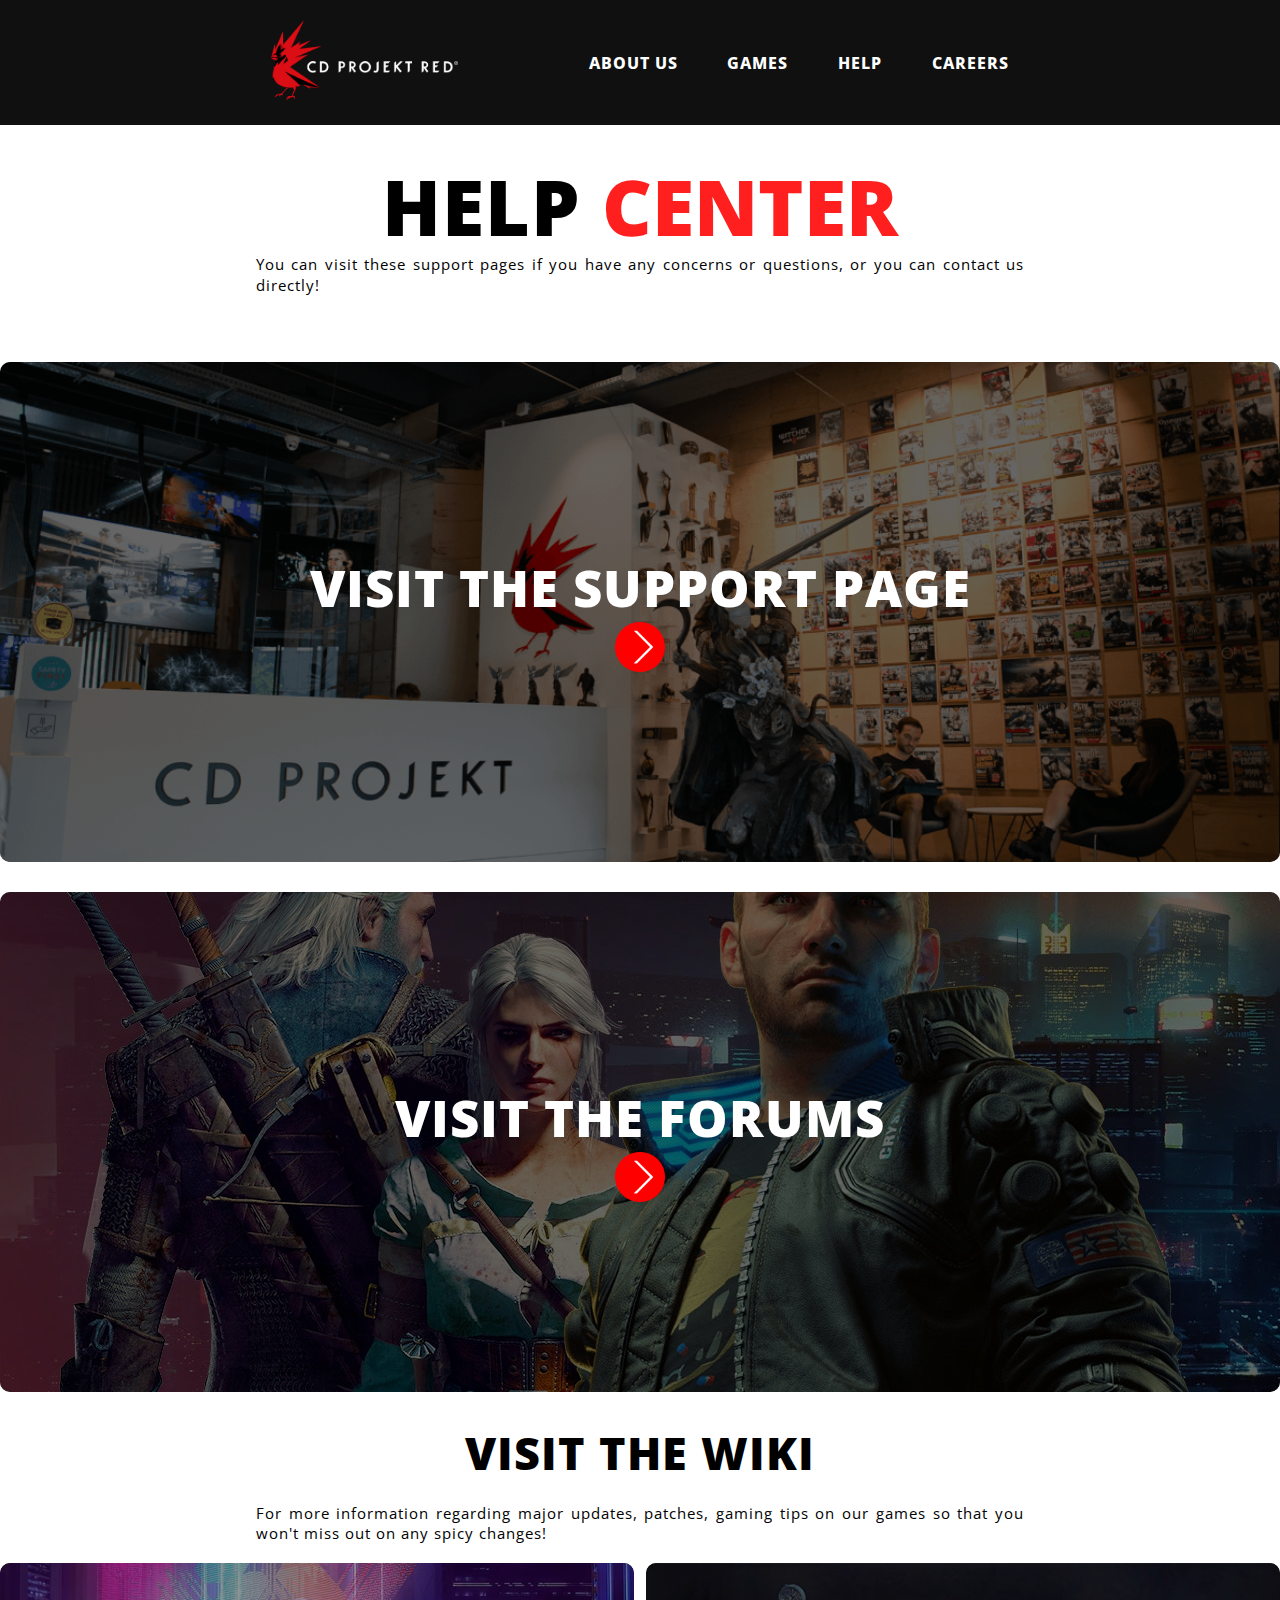
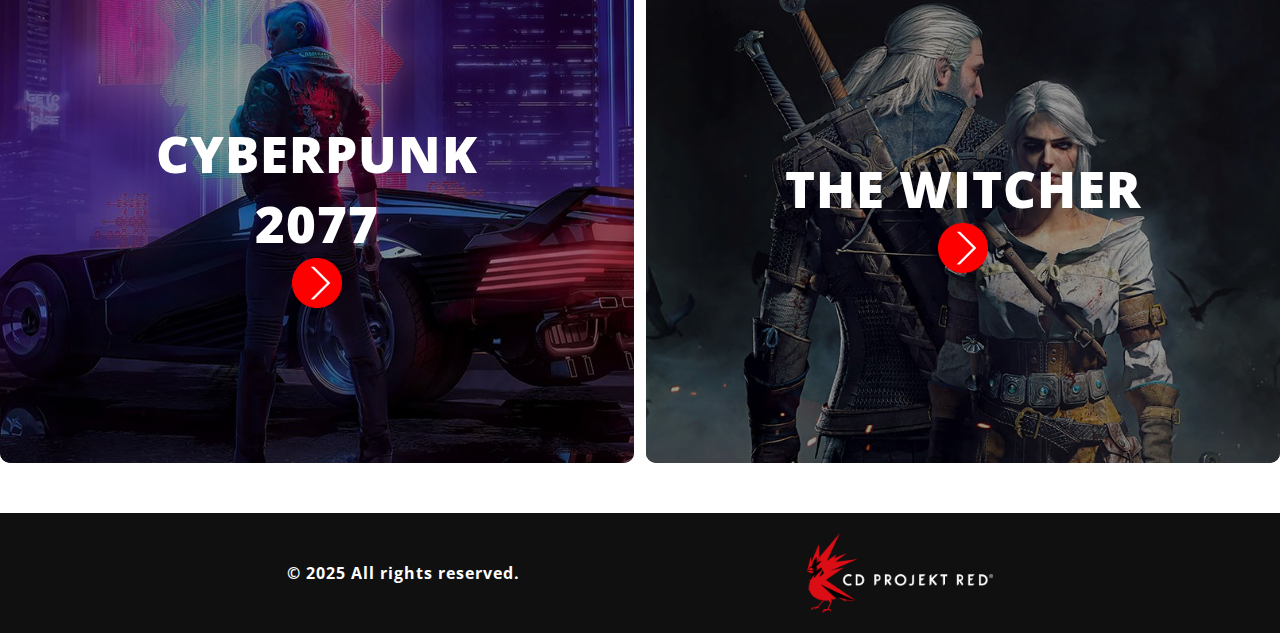
<file: Assessment-2/CD Projekt Red Website/help.html>
<!DOCTYPE html>
<html lang="en">
<head>
    <title>CD PROJEKT RED</title>
    <meta charset="UTF-8">
    <meta name="viewport" content="width=device-width, initial-scale=1.0"> <!-- Ensures consistent and responsive scaling -->
    <link rel="stylesheet" href="stylesheets/help-style.css"> <!-- Unique CSS file (depends on the webpage) -->
    <link rel="stylesheet" href="stylesheets/page-layout.css"> <!-- CSS file for the general layout -->
    <link rel="stylesheet" href="stylesheets/shared-style.css"> <!-- CSS file for styles that are used by more than one webpage -->
    <link rel="preconnect" href="https://fonts.googleapis.com"> <!-- Imports custom font -->
    <link rel="preconnect" href="https://fonts.gstatic.com" crossorigin>
    <link href="https://fonts.googleapis.com/css2?family=Open+Sans:ital,wght@0,300..800;1,300..800&display=swap" rel="stylesheet">
    <link rel="icon" type="image/x-icon" href="website graphics/imgs and icons/icons/cd_projekt_favicon.ico"> <!-- Sets favicon, which is displayed on the browser tab, for the webpage -->
</head>
<body>
    <header>
        <div class="nav-container">
            <!-- The clickable logo in the navbar that takes the user to index.html or the home page -->
            <a href="index.html">
                <img class="nav-logo" src="website graphics/imgs and icons/icons/logo.png" height="80px" alt="Logo of CD PROJEKT RED">
            </a>

            <!-- The navigation bar for desktop users -->
            <nav class="nav-desktop">
                <li class="about">
                    <a href="#">ABOUT US</a>
                    <!-- The dropdown appears when a desktop user hovers over it -->
                    <div class="about-dropdown">
                        <a href="about.html">OUR COMPANY</a>
                        <a href="team.html">OUR TEAMS</a>
                    </div>                                        
                </li>
                <li><a href="games.html">GAMES</a></li>
                <li><a href="help.html">HELP</a></li>
                <li><a href="careers.html">CAREERS</a></li>
            </nav>

            <!-- The hamburger menu that is only visible for mobile screens -->
            <button class="nav-toggle">☰</button>
        </div>

        <!-- The navigation bar for mobile users (not visible when the user is using a desktop screen)-->
        <nav class="nav-mobile">
            <li>
                <a href="#" class="about-mobile">ABOUT US &#9660;</a>
                <!-- The dropdown appears when a mobile user presses the 'ABOUT US' button -->                     
                <div class="about-dropdown-mobile">
                    <a href="about.html">OUR COMPANY</a>
                    <a href="team.html">OUR TEAMS</a>
                </div>                                        
            </li>
            <li><a href="games.html">GAMES</a></li>
            <li><a href="help.html">HELP</a></li>
            <li><a href="careers.html">CAREERS</a></li>
        </nav>

        <script src="js files/navbar.js"></script>
    </header>

    <main>
        <div class="main-container">
            <!-- Page header -->
            <section class="section-container">
                <!-- This div uses a shared CSS class in order to maintain consistency -->
                <div class="page-header">
                    <p class="page-header-title">
                        HELP <span class="red-text-bold">CENTER</span>
                    </p>
                    <p class="page-header-text">
                        You can visit these support pages if you have any concerns or questions, or you can contact us directly!
                    </p>                    
                </div>                
            </section>
            
            <!-- The support page link -->
            <section class="section-container">
                <!-- This div uses shared CSS styles from shared-styles.css, just like most of the content in this webpage -->
                <div class="moreinfo-container">
                    <img class="moreinfo-container moreinfo-img" src="website graphics/imgs and icons/cd-projekt-red-office.png" alt="Lobby of CD PROJEKT RED Warsaw studio">
                    <div class="moreinfo-link">
                        <p class="moreinfo-title">
                            VISIT THE SUPPORT PAGE
                        </p>
                        <a href="https://support.cdprojektred.com/en/" target="_blank" class="moreinfo-button">
                            <!-- Two images are used here so that when the user hovers above moreinfo-button, button-normal's opacity would be set to 0 to show button-active -->
                            <img class="moreinfo-button-normal" src="website graphics/imgs and icons/icons/arrow-icon-normal.png" alt="normal button">
                            <img class="moreinfo-button-active" src="website graphics/imgs and icons/icons/arrow-icon-active.png" alt="active button">
                        </a>                        
                    </div>
                </div>  
            </section>

            <!-- The forums page link -->
            <section class="section-container">
                <div class="moreinfo-container">
                    <img class="moreinfo-container moreinfo-img" src="website graphics/imgs and icons/forum-photo.jpg" alt="Photo of characters designed by CD PROJEKT RED">
                    <div class="moreinfo-link">
                        <p class="moreinfo-title">
                            VISIT THE FORUMS
                        </p>
                        <a href="https://forums.cdprojektred.com/index.php?forums/cyberpunk.21/" target="_blank" class="moreinfo-button">
                            <img class="moreinfo-button-normal" src="website graphics/imgs and icons/icons/arrow-icon-normal.png" alt="normal button">
                            <img class="moreinfo-button-active" src="website graphics/imgs and icons/icons/arrow-icon-active.png" alt="active button">
                        </a>                        
                    </div>
                </div>  
            </section>
            
            <!-- Wiki page links --> 
            <section class="section-container">
                <div class="subheading">
                    VISIT THE WIKI
                </div>

                <div class="text">
                    For more information regarding major updates, patches, gaming tips on our games so that you won't miss
                    out on any spicy changes!
                </div>
                
                <div class="wiki-row">
                    <div class="moreinfo-container wiki-container">
                        <img class="moreinfo-container moreinfo-img wiki-img" src="website graphics/imgs and icons/cyberpunk 2077 art.avif" alt="Cyberpunk 2077 Art">
                        <div class="moreinfo-link">
                            <p class="moreinfo-title">
                                CYBERPUNK 2077
                            </p>
                            <a href="https://cyberpunk.fandom.com/wiki/Cyberpunk_2077" target="_blank" class="moreinfo-button">
                                <img class="moreinfo-button-normal" src="website graphics/imgs and icons/icons/arrow-icon-normal.png" alt="normal button">
                                <img class="moreinfo-button-active" src="website graphics/imgs and icons/icons/arrow-icon-active.png" alt="active button">
                            </a>                        
                        </div>
                    </div>
                    
                    <div class="moreinfo-container wiki-container">
                        <img class="moreinfo-container moreinfo-img wiki-img" src="website graphics/imgs and icons/the witcher art.jpg" alt="The Witcher 3 Art">
                        <div class="moreinfo-link">
                            <p class="moreinfo-title">
                                THE WITCHER
                            </p>
                            <a href="https://witcher.fandom.com/wiki/Witcher_Wiki" target="_blank" class="moreinfo-button">
                                <img class="moreinfo-button-normal" src="website graphics/imgs and icons/icons/arrow-icon-normal.png" alt="normal button">
                                <img class="moreinfo-button-active" src="website graphics/imgs and icons/icons/arrow-icon-active.png" alt="active button">
                            </a>                        
                        </div>
                    </div>     
                </div>             
            </section>                
        </div>
    </main>

    <footer>
        <div class="ftr-container">
            &copy; 2025 All rights reserved.
            <img src="website graphics/imgs and icons/icons/logo.png" height="80px" alt="Logo of CD PROJEKT RED">
        </div>
    </footer>
</body>
</html>
</file>
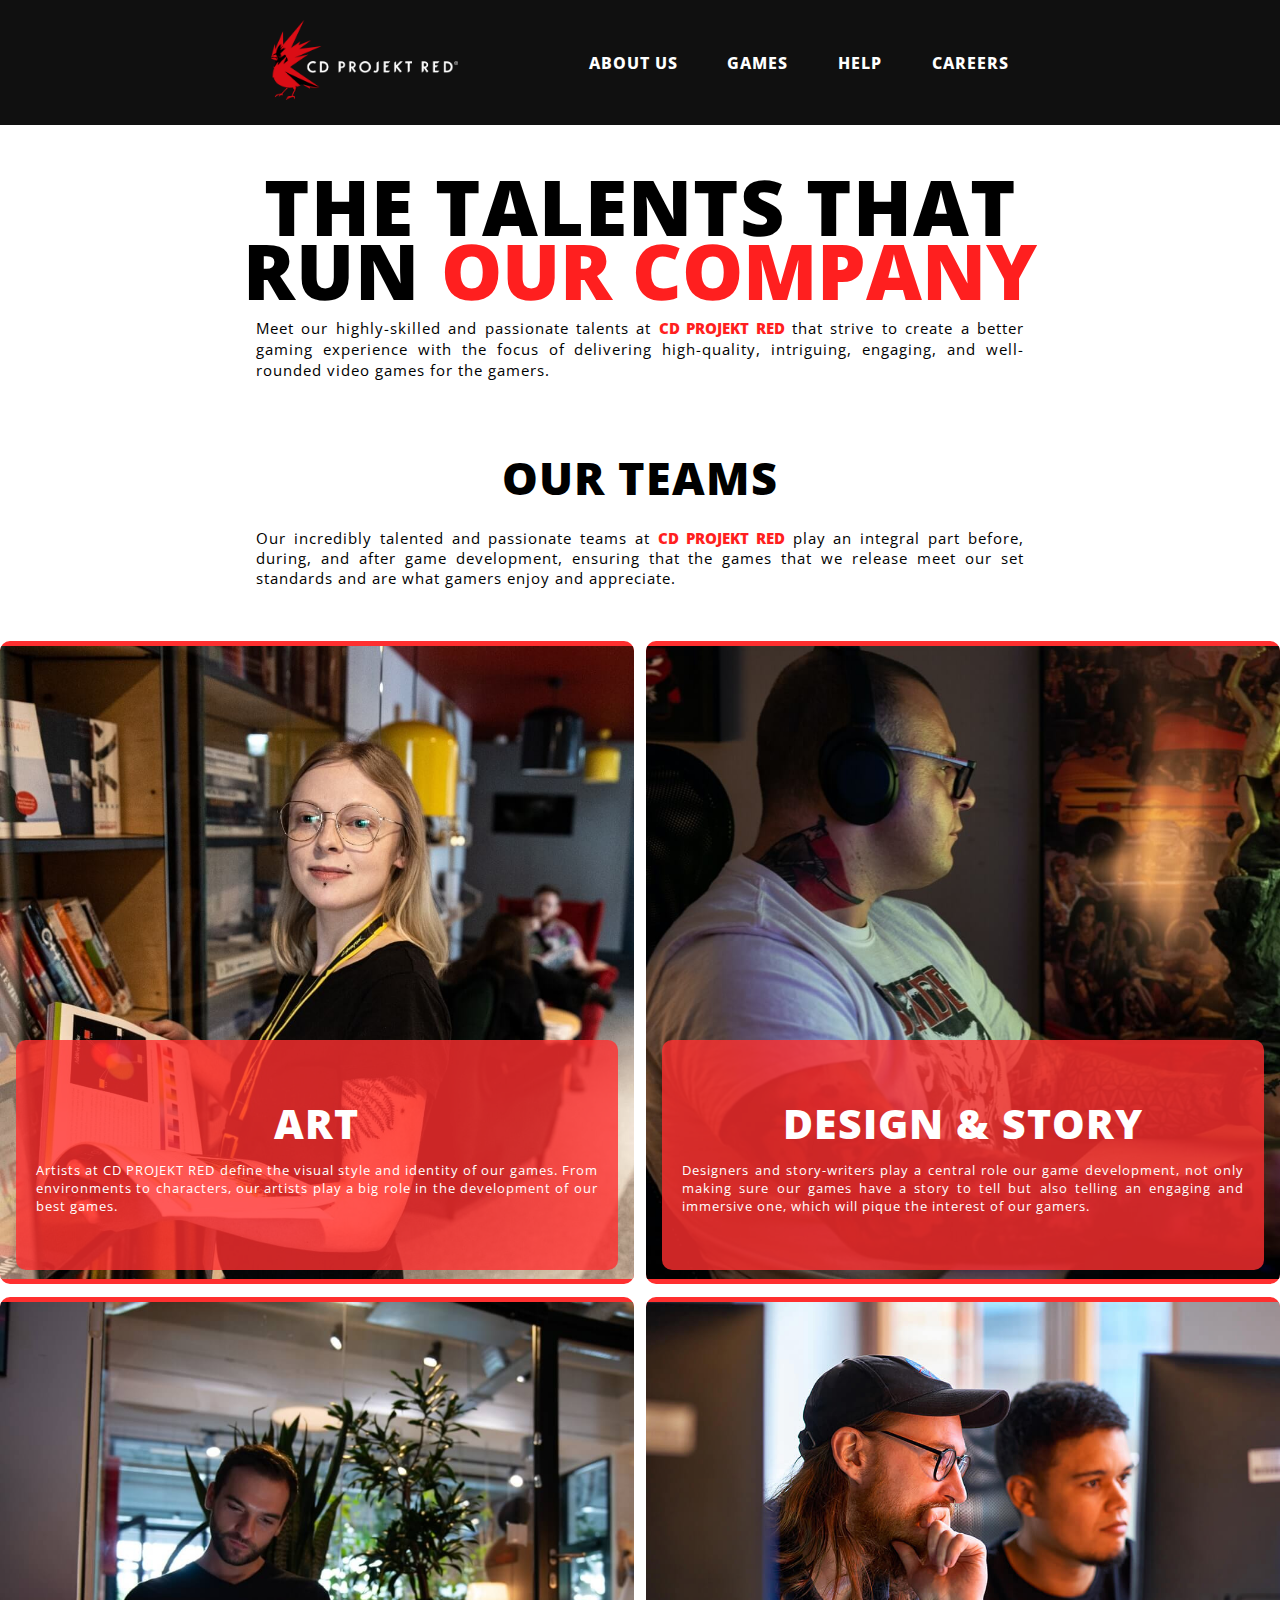
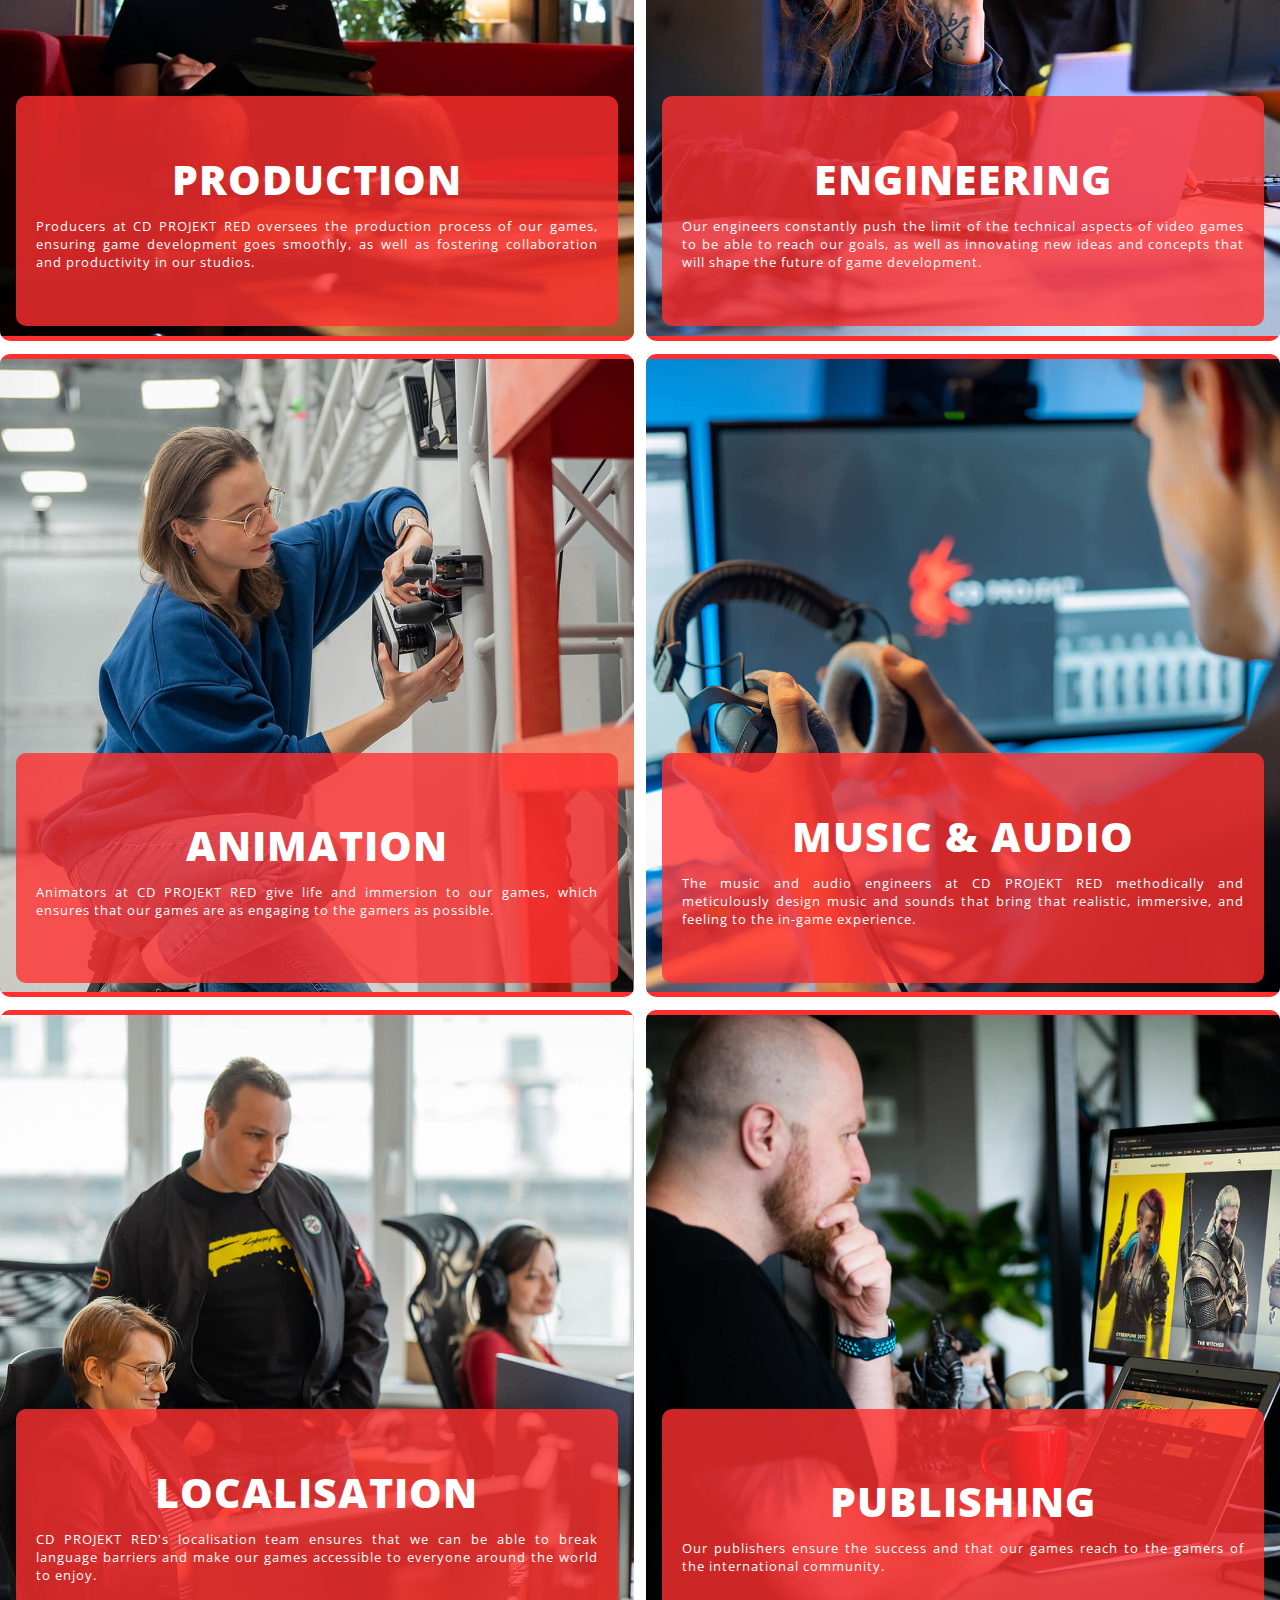
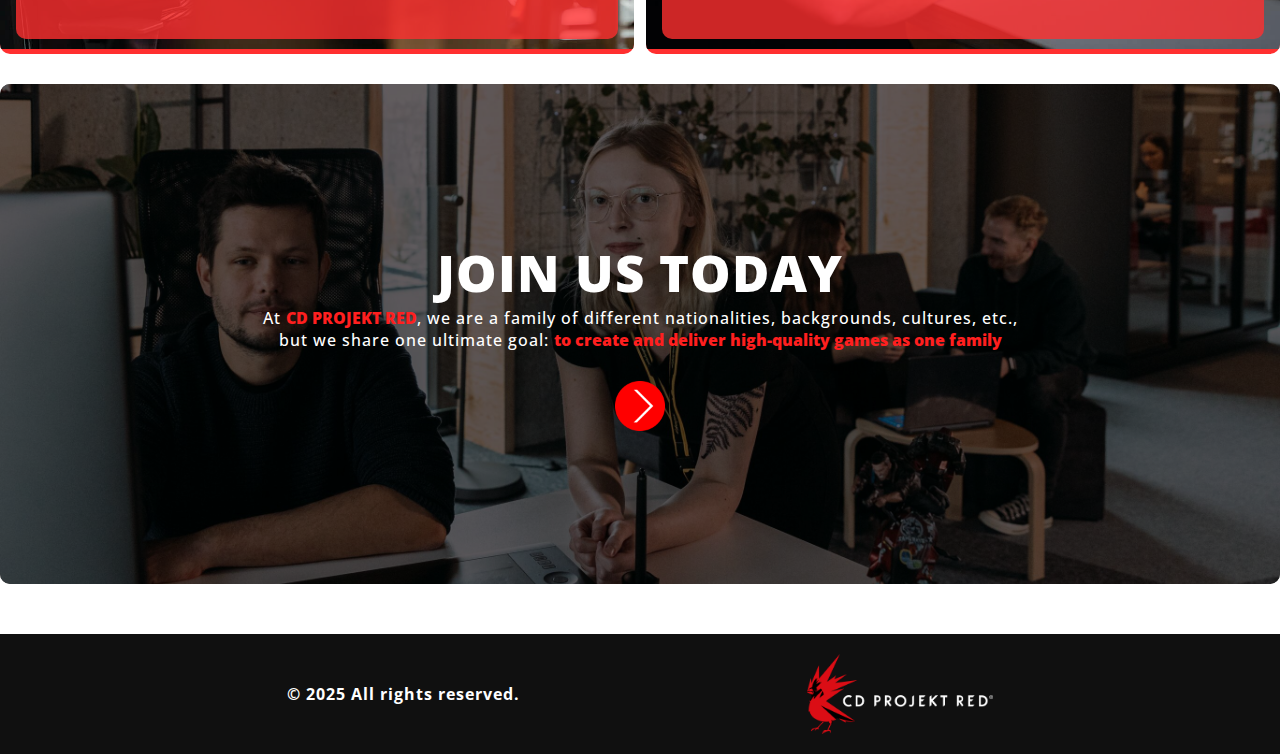
<file: Assessment-2/CD Projekt Red Website/team.html>
<!DOCTYPE html>
<html lang="en">
<head>
    <title>CD PROJEKT RED</title>
    <meta charset="UTF-8">
    <meta name="viewport" content="width=device-width, initial-scale=1.0"> <!-- Ensures consistent and responsive scaling -->
    <link rel="stylesheet" href="stylesheets/team-style.css"> <!-- Unique CSS file (depends on the webpage) -->
    <link rel="stylesheet" href="stylesheets/page-layout.css"> <!-- CSS file for the general layout -->
    <link rel="stylesheet" href="stylesheets/shared-style.css"> <!-- CSS file for styles that are used by more than one webpage -->
    <link rel="preconnect" href="https://fonts.googleapis.com"> <!-- Imports custom font -->
    <link rel="preconnect" href="https://fonts.gstatic.com" crossorigin>
    <link href="https://fonts.googleapis.com/css2?family=Open+Sans:ital,wght@0,300..800;1,300..800&display=swap" rel="stylesheet">
    <link rel="icon" type="image/x-icon" href="website graphics/imgs and icons/icons/cd_projekt_favicon.ico"> <!-- Sets favicon, which is displayed on the browser tab, for the webpage -->
</head>
<body>
    <header>
        <div class="nav-container">
            <!-- The clickable logo in the navbar that takes the user to index.html or the home page -->
            <a href="index.html">
                <img class="nav-logo" src="website graphics/imgs and icons/icons/logo.png" height="80px" alt="Logo of CD PROJEKT RED">
            </a>

            <!-- The navigation bar for desktop users -->
            <nav class="nav-desktop">
                <li class="about">
                    <a href="#">ABOUT US</a>
                    <!-- The dropdown appears when a desktop user hovers over it -->
                    <div class="about-dropdown">
                        <a href="about.html">OUR COMPANY</a>
                        <a href="team.html">OUR TEAMS</a>
                    </div>                                        
                </li>
                <li><a href="games.html">GAMES</a></li>
                <li><a href="help.html">HELP</a></li>
                <li><a href="careers.html">CAREERS</a></li>
            </nav>

            <!-- The hamburger menu that is only visible for mobile screens -->
            <button class="nav-toggle">☰</button>
        </div>

        <!-- The navigation bar for mobile users (not visible when the user is using a desktop screen)-->
        <nav class="nav-mobile">
            <li>
                <a href="#" class="about-mobile">ABOUT US &#9660;</a>
                <!-- The dropdown appears when a mobile user presses the 'ABOUT US' button -->                     
                <div class="about-dropdown-mobile">
                    <a href="about.html">OUR COMPANY</a>
                    <a href="team.html">OUR TEAMS</a>
                </div>                                        
            </li>
            <li><a href="games.html">GAMES</a></li>
            <li><a href="help.html">HELP</a></li>
            <li><a href="careers.html">CAREERS</a></li>
        </nav>

        <script src="js files/navbar.js"></script>
    </header>

    <main>
        <div class="main-container">
            <!-- Page header -->
            <section class="section-container">
                <!-- This div uses a shared CSS class in order to maintain consistency -->
                <div class="page-header">
                    <p class="page-header-title">
                        THE TALENTS THAT RUN <span class="red-text-bold">OUR COMPANY</span>
                    </p>
                    <p class="page-header-text">
                        Meet our highly-skilled and passionate talents at <span class="red-text-bold">CD PROJEKT RED</span> that strive to create a better gaming experience with the focus
                        of delivering high-quality, intriguing, engaging, and well-rounded video games for the gamers.
                    </p>                    
                </div>
            </section>

            <section class="section-container">
                <div class="subheading">
                    OUR TEAMS
                </div>

                <div class="text">
                    Our incredibly talented and passionate teams at <span class="red-text-bold">CD PROJEKT RED</span> play an integral part before, during, and after
                    game development, ensuring that the games that we release meet our set standards and are what gamers enjoy and appreciate.
                </div>

                <!-- Encloses all the teams-box divs witin teams-container class -->
                <div class="teams-container">
                    <div class="teams-box">
                        <img src="website graphics/imgs and icons/careers/art.jpg" alt="Art">
                        <!-- Displays an overlay and its text over the photo -->
                        <div class="teams-desc">
                            <div class="teams-title">
                                ART
                            </div>
                            <div class="teams-text">
                                Artists at CD PROJEKT RED define the visual style and identity of our games. 
                                From environments to characters, our artists play a big role in the development of our best games.
                            </div>
                        </div>
                    </div>

                    <div class="teams-box">
                        <img src="website graphics/imgs and icons/careers/design&story.jpg" alt="Design and Story">
                        <div class="teams-desc teams-desc-reverse">
                            <div class="teams-title">
                                DESIGN & STORY 
                            </div>
                            <div class="teams-text">
                                Designers and story-writers play a central role our game development, not only making sure our games have a story to tell
                                but also telling an engaging and immersive one, which will pique the interest of our gamers.
                            </div>
                        </div>                        
                    </div>

                    <div class="teams-box">
                        <img src="website graphics/imgs and icons/careers/production.jpg" alt="Production">
                        <div class="teams-desc teams-desc-reverse">
                            <div class="teams-title">
                                PRODUCTION
                            </div>
                            <div class="teams-text">
                                Producers at CD PROJEKT RED oversees the production process of our games, ensuring game development goes smoothly,
                                as well as fostering collaboration and productivity in our studios.
                            </div>
                        </div>                        
                    </div>       
                    
                    <div class="teams-box">
                        <img src="website graphics/imgs and icons/careers/engineering.jpg" alt="Engineering">
                        <div class="teams-desc teams-desc-reverse">
                            <div class="teams-title">
                                ENGINEERING
                            </div>
                            <div class="teams-text">
                                Our engineers constantly push the limit of the technical aspects of video games to be able to reach our goals, as well as 
                                innovating new ideas and concepts that will shape the future of game development.
                            </div>
                        </div>                        
                    </div>    
                    
                    <div class="teams-box">
                        <img src="website graphics/imgs and icons/careers/animation.jpg" alt="Animation">
                        <div class="teams-desc teams-desc-reverse">
                            <div class="teams-title">
                                ANIMATION
                            </div>
                            <div class="teams-text">
                                Animators at CD PROJEKT RED give life and immersion to our games, which ensures that our games are as engaging to the gamers as possible.
                            </div>
                        </div>                        
                    </div>    
                    
                    <div class="teams-box">
                        <img src="website graphics/imgs and icons/careers/music&audio.jpg" alt="Music and Audio">
                        <div class="teams-desc teams-desc-reverse">
                            <div class="teams-title">
                                MUSIC & AUDIO
                            </div>
                            <div class="teams-text">
                                The music and audio engineers at CD PROJEKT RED methodically and meticulously design music and sounds that bring that realistic, immersive, and
                                feeling to the in-game experience.
                            </div>
                        </div>                        
                    </div>
                    
                    <div class="teams-box">
                        <img src="website graphics/imgs and icons/careers/localisation.jpg" alt="Localisation">
                        <div class="teams-desc teams-desc-reverse">
                            <div class="teams-title">
                                LOCALISATION
                            </div>
                            <div class="teams-text">
                                CD PROJEKT RED's localisation team ensures that we can be able to break language barriers and make our games accessible to everyone around the world to enjoy.
                            </div>
                        </div>                        
                    </div>
                
                    <div class="teams-box">
                        <img src="website graphics/imgs and icons/careers/publishing.jpg" alt="Publishing">
                        <div class="teams-desc teams-desc-reverse">
                            <div class="teams-title">
                                PUBLISHING
                            </div>
                            <div class="teams-text">
                                Our publishers ensure the success and that our games reach to the gamers of the international community. 
                            </div>
                        </div>                        
                    </div>                           
                </div>
            </section>

            <!-- Displays Join Us link -->
            <section class="section-container">
                <div class="moreinfo-container">
                    <img class="moreinfo-container moreinfo-img" src="website graphics/imgs and icons/cd-projekt-office.jpg" alt="Photo of CD PROJEKT RED talents">
                    <div class="moreinfo-link">
                        <p class="moreinfo-title">
                            JOIN US TODAY
                        </p>
                        <p class="moreinfo-text">
                            At <span class="red-text-bold">CD PROJEKT RED</span>, we are a family of different nationalities, backgrounds, cultures, etc., but we
                            share one ultimate goal: <span class="red-text-bold">to create and deliver high-quality games as one family</span>
                        </p>
                        <a href="careers.html" target="_blank" class="moreinfo-button">
                            <!-- Two images are used here so that when the user hovers above moreinfo-button, button-normal's opacity would be set to 0 to show button-active -->
                            <img class="moreinfo-button-normal" src="website graphics/imgs and icons/icons/arrow-icon-normal.png" alt="normal button">
                            <img class="moreinfo-button-active" src="website graphics/imgs and icons/icons/arrow-icon-active.png" alt="active button">
                        </a>                        
                    </div>
                </div>       
            </section>
        </div>
    </main>

    <!-- The footer section -->
    <footer>
        <div class="ftr-container">
            &copy; 2025 All rights reserved.
            <img src="website graphics/imgs and icons/icons/logo.png" height="80px" alt="Logo of CD PROJEKT RED">
        </div>
    </footer>
</body>
</html>
</file>
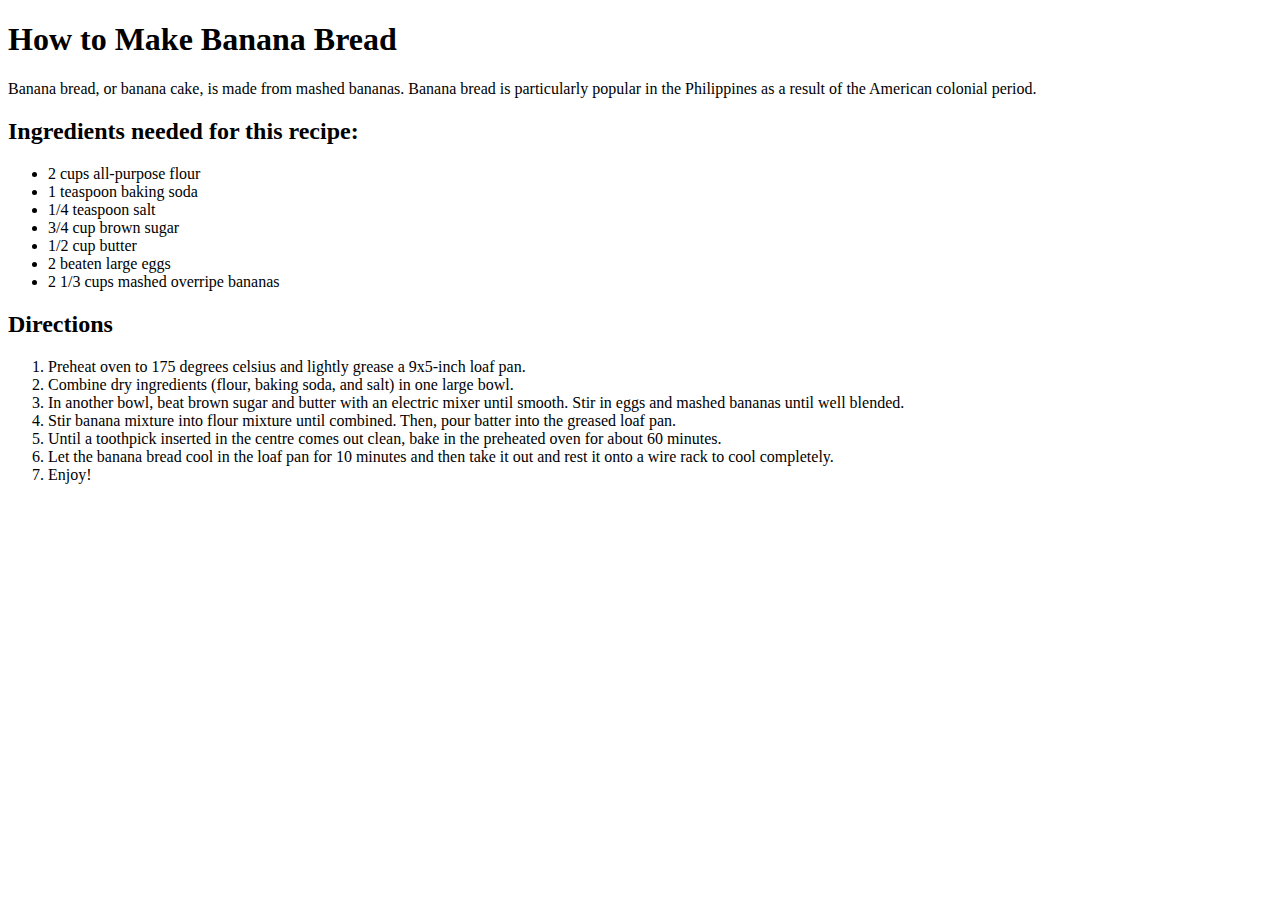
<file: Assesment-1/Chapter-1-Introduction to HTML and CSS/Exercises/Recipe Page/myFavoriteRecipe.html>
<!DOCTYPE html> <!--Declares the type of programming language it is using and, which is HTML, and its version-->
<html lang="en"> <!--Declares the language the HTML document is using and contains all the contents of the HTML document-->

 <!--Contains information about the document-->
<head>
    <title>My favorite recipe</title> <!--Sets the title of the HTML document-->
    <meta charset="UTF-8"> <!--Declares the character encoding, which is UTF-8-->
</head>

 <!--Contains the visual contents of the HTML document-->
<body>

    <!--Displays h1, which is bold and large in font size-->
    <h1>How to Make Banana Bread</h1>

    <!--Displays text in paragraph form-->
    <p>Banana bread, or banana cake, is made from mashed bananas. Banana bread is particularly popular in the Philippines as a result of the American colonial period.</p> 

    <!--Displays h2, which is less bold and large in font size than h1 heading-->
    <h2>Ingredients needed for this recipe:</h2>

    <!--Displays an unordered list, or bulleted list-->
    <ul>
        <li>2 cups all-purpose flour</li> <!--Displays each item in the unordered list-->
        <li>1 teaspoon baking soda</li>
        <li>1/4 teaspoon salt</li>
        <li>3/4 cup brown sugar</li>
        <li>1/2 cup butter</li>
        <li>2 beaten large eggs</li>
        <li>2 1/3 cups mashed overripe bananas</li>
    </ul> <!--The end of the <ul> element-->

    <!--Displays h2-->
    <h2>Directions</h2>
    
    <!--Displays an ordered list, or numbered list-->
    <ol>
        <li>Preheat oven to 175 degrees celsius and lightly grease a 9x5-inch loaf pan.</li> <!--displays each item in the ordered list-->
        <li>Combine dry ingredients (flour, baking soda, and salt) in one large bowl.</li>
        <li>In another bowl, beat brown sugar and butter with an electric mixer until smooth. Stir in eggs and mashed bananas until well blended.</li>
        <li>Stir banana mixture into flour mixture until combined. Then, pour batter into the greased loaf pan.</li>
        <li>Until a toothpick inserted in the centre comes out clean, bake in the preheated oven for about 60 minutes.</li>
        <li>Let the banana bread cool in the loaf pan for 10 minutes and then take it out and rest it onto a wire rack to cool completely.</li>
        <li>Enjoy!</li>
    </ol> <!--The end of the <ol> element-->

</body> <!--The end of the <body> element-->
</html> <!--The end of the <html> element-->

<!--output link: https://www.youtube.com/watch?v=YWJ5-k6opoQ -->
</file>
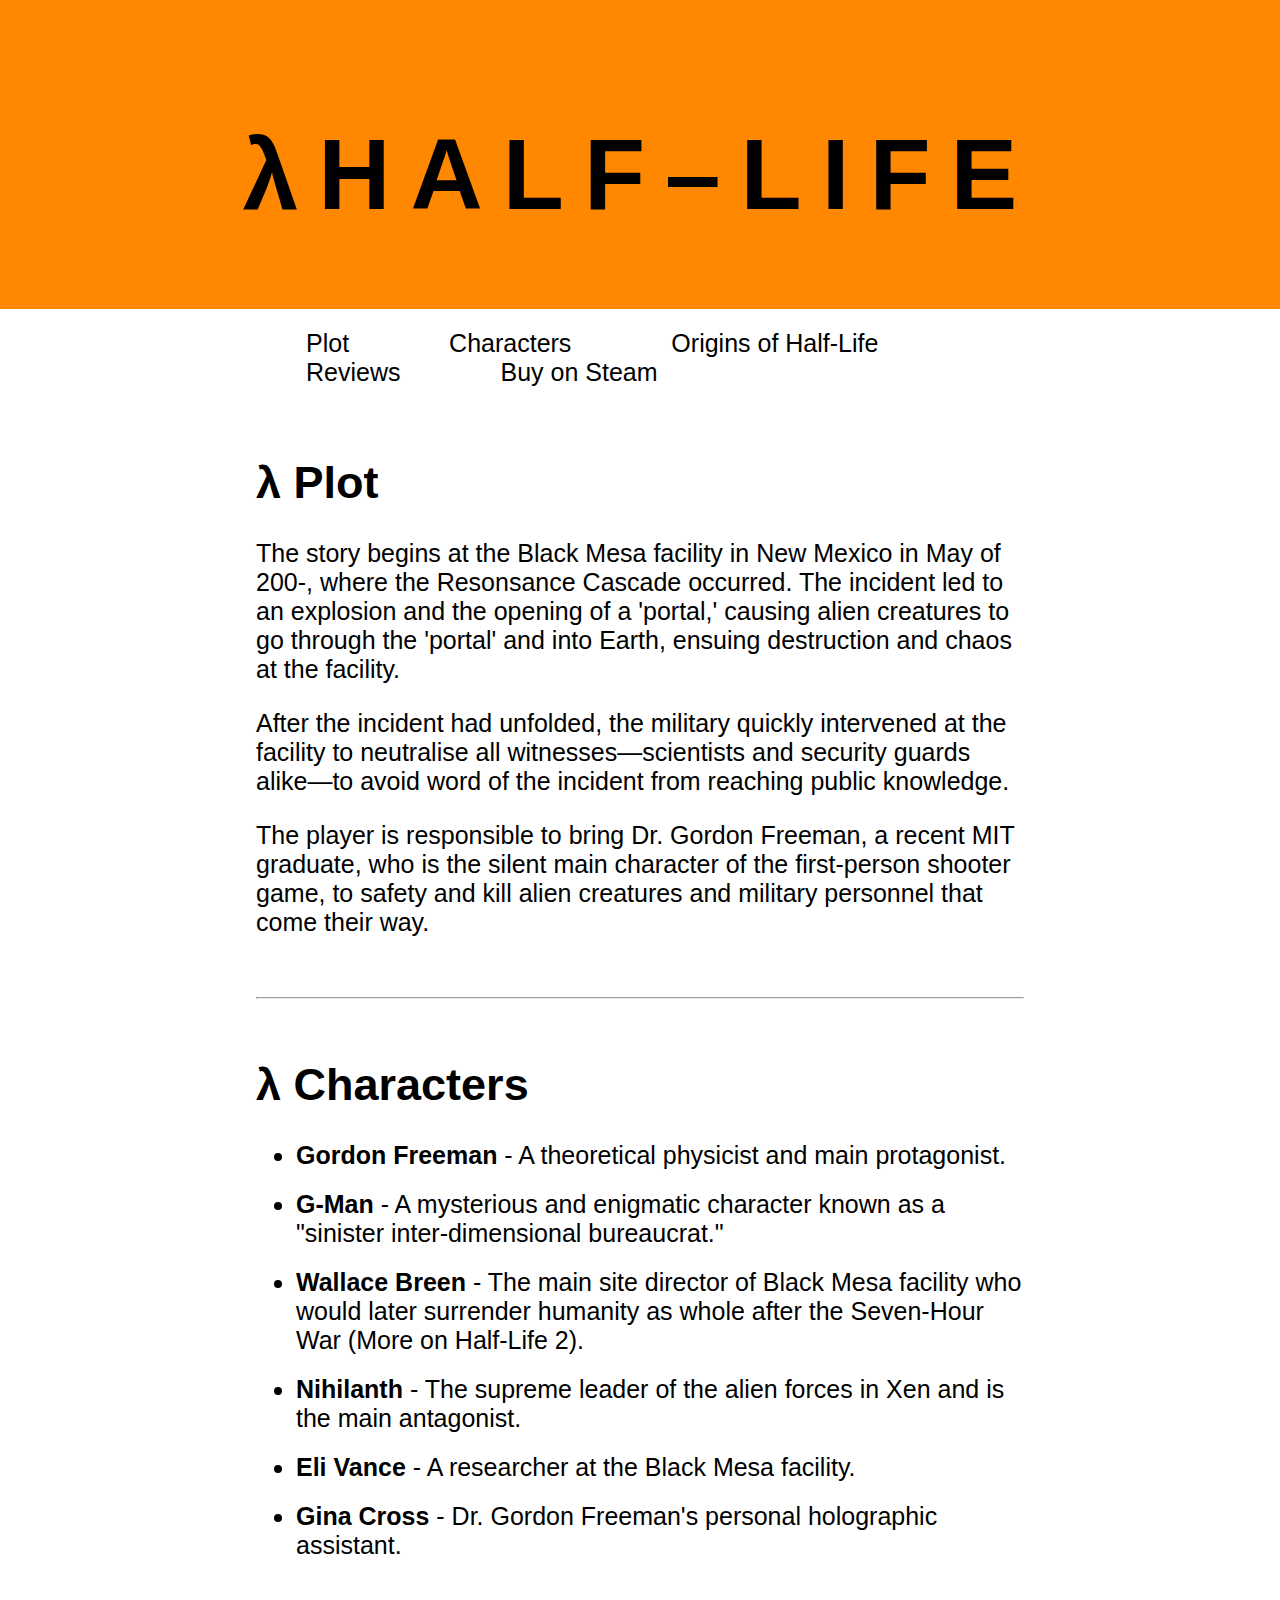
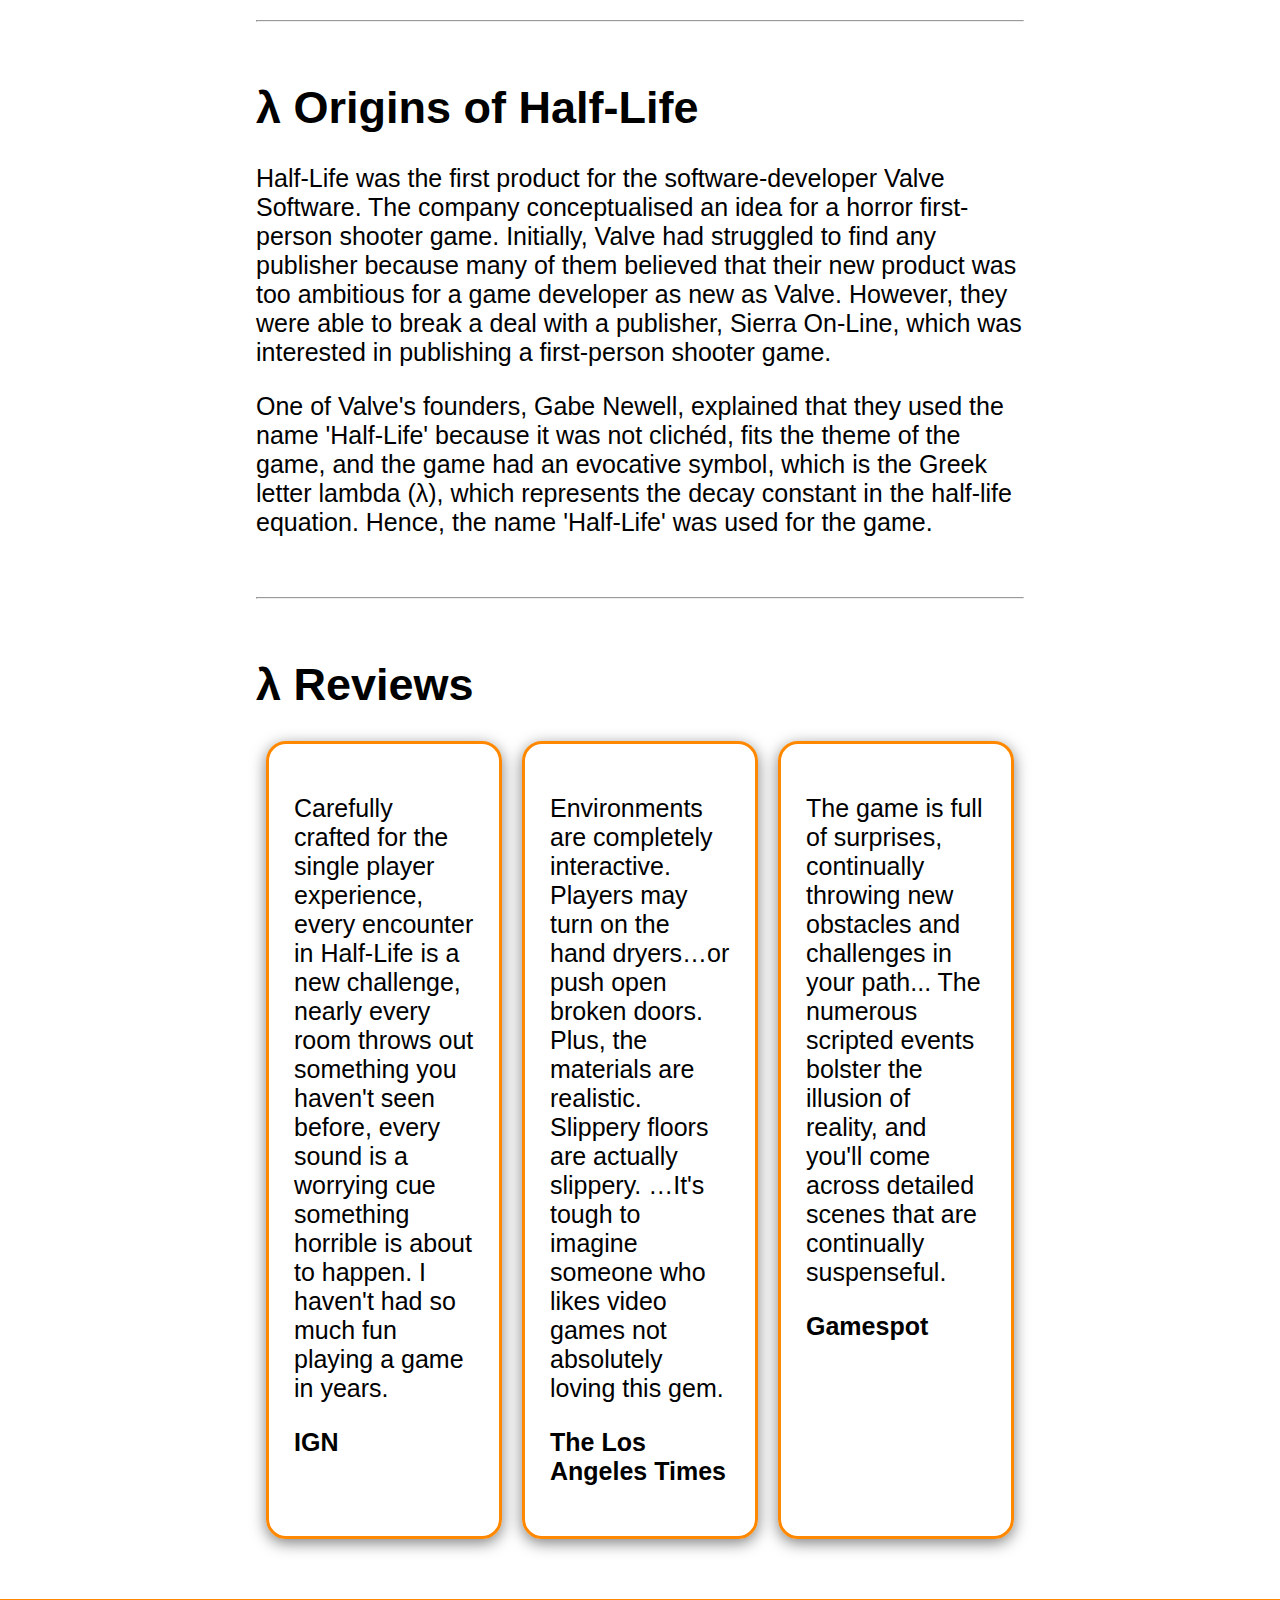
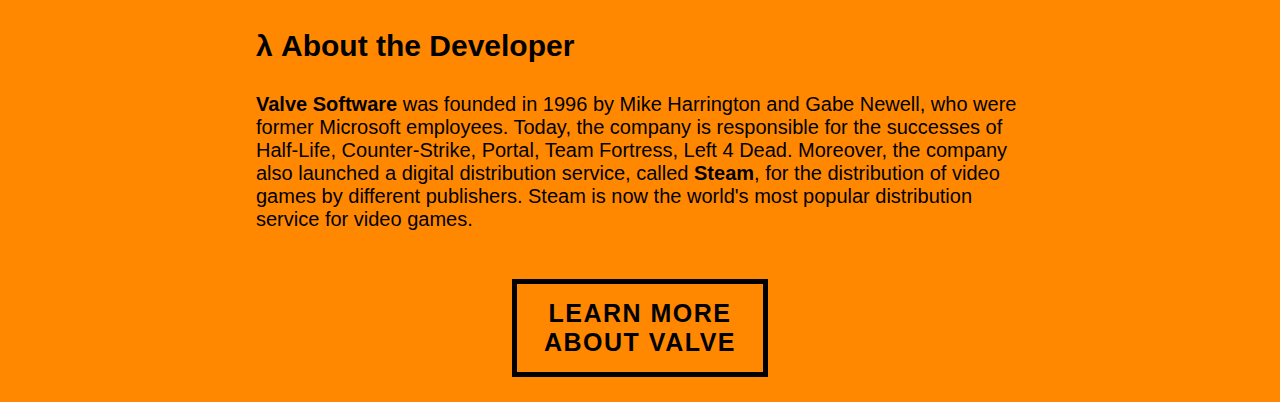
<file: Assesment-1/Chapter-2-Links and navigation/Exercises/One-page website/half-life info.html>
<!DOCTYPE html>
<html>
<head>
    <title>All About Half-Life</title>
    <meta charset="utf-8">
    <meta name="viewport" content="width=device-width, initial-scale=1.0">
    <link rel="stylesheet" href="half life styling.css">
</head>

<body>
    <!--The header, or the title-->
    <header>
        <h1>&lambda;HALF–LIFE</h1>
    </header>
    <!--The navigation tab and the links-->
    <div class="navtab">
        
        <nav>
            <a href="#plot">Plot</a>
            <a href="#characters">Characters</a>
            <a href="#gameorigin">Origins of Half-Life</a>
            <a href="#reviews">Reviews</a>
            <a href="https://store.steampowered.com/app/70/HalfLife/">Buy on Steam</a>
        </nav>

    </div>

    <!--Formats the webpage so that website contents are in the centre-->
    <main class="mainContent">

        <!--Displays the plot section and the information-->
        <h2 id="plot">&lambda; Plot</h2>

        <p>The story begins at the Black Mesa facility in New Mexico in May of 200-, where the Resonsance Cascade occurred. The incident led to an explosion and the opening of a 'portal,' 
            causing alien creatures to go through the 'portal' and into Earth, ensuing destruction and chaos at the facility.</p>

        <p>After the incident had unfolded, the military quickly intervened at the facility to neutralise all witnesses—scientists 
            and security guards alike—to avoid word of the incident from reaching public knowledge.</p>

        <p>The player is responsible to bring Dr. Gordon Freeman, a recent MIT graduate, who is the silent main character of the first-person shooter game, 
            to safety and kill alien creatures and military personnel that come their way.</p>

        <hr>
        
        <!--Displays the characters section-->
        <h2 id="characters">&lambda; Characters</h2>

        <!--Displays the list of characters and their descriptions-->
        <ul>
            <li><b>Gordon Freeman</b> - A theoretical physicist and main protagonist.</li>
            <li><b>G-Man</b> - A mysterious and enigmatic character known as a "sinister inter-dimensional bureaucrat."</li>
            <li><b>Wallace Breen</b> - The main site director of Black Mesa facility who would later surrender humanity as whole after the Seven-Hour War (More on Half-Life 2).</li>
            <li><b>Nihilanth</b> - The supreme leader of the alien forces in Xen and is the main antagonist.</li>
            <li><b>Eli Vance</b> - A researcher at the Black Mesa facility.</li>
            <li><b>Gina Cross</b> - Dr. Gordon Freeman's personal holographic assistant.</li>
        </ul>

        <hr>

        <!--Displays the origins of half-life section-->
        <h2 id="gameorigin">&lambda; Origins of Half-Life</h2>

        <p>Half-Life was the first product for the software-developer Valve Software. The company conceptualised an idea for a horror first-person shooter game. 
            Initially, Valve had struggled to find any publisher because many of them believed that their new product was too ambitious for a game developer as new as Valve. 
            However, they were able to break a deal with a publisher, Sierra On-Line, which was interested in publishing a first-person shooter game.</p>

        <p>One of Valve's founders, Gabe Newell, explained that they used the name 'Half-Life' because it was not clichéd, fits the theme of the game, 
            and the game had an evocative symbol, which is the Greek letter lambda (&lambda;), which represents the decay constant in the half-life equation. Hence, the name 'Half-Life' was used for the game.</p>

        <hr>
        
        <!--Displays the reviews section-->
        <h2 id="reviews">&lambda; Reviews</h2>
        
        <!--Displays the reviews in a horizontal three column format-->
        <div class="reviews-row">

            <!--The first column/box-->
            <div class="column">
                <p>Carefully crafted for the single player experience, every encounter in Half-Life is a new challenge, nearly every room throws out something you haven't seen before, 
                    every sound is a worrying cue something horrible is about to happen. I haven't had so much fun playing a game in years.</p>
                <p><b>IGN</b></p>
            </div>
            
            <!--The second column/box-->
            <div class="column">
                <p>Environments are completely interactive. Players may turn on the hand dryers…or push open broken doors. Plus, the materials are realistic. Slippery floors are actually slippery. 
                    …It's tough to imagine someone who likes video games not absolutely loving this gem. </p>
                <p><b>The Los Angeles Times</b></p>
            </div>
            
            <!--The third column/box-->
            <div class="column">
                <p>The game is full of surprises, continually throwing new obstacles and challenges in your path... The numerous scripted events bolster the illusion of reality, 
                    and you'll come across detailed scenes that are continually suspenseful. </p>
                <p><b>Gamespot</b></p>
            </div>
        
        <!--End of reviews-row-->
        </div>

    </main>

    <!--Displays the footer-->
    <footer class="ftr">
        
        <h3>&lambda; About the Developer</h3>

        <p><b>Valve Software</b> was founded in 1996 by Mike Harrington and Gabe Newell, who were former Microsoft employees. Today, the company is responsible for the successes of Half-Life, 
            Counter-Strike, Portal, Team Fortress, Left 4 Dead. Moreover, the company also launched a digital distribution service, called <b>Steam</b>, for the distribution of video games by different publishers. 
            Steam is now the world's most popular distribution service for video games.</p>
        
        <!--Spacing-->
        <br>

        <!--Displays the button, which contains the link to the developer's main website-->
        <a href="https://www.valvesoftware.com/en/">LEARN MORE ABOUT VALVE</a>

    </footer>
    
</body>
</html>

<!--output link: https://www.youtube.com/watch?v=zFkRxXO0Pc0 -->
</file>
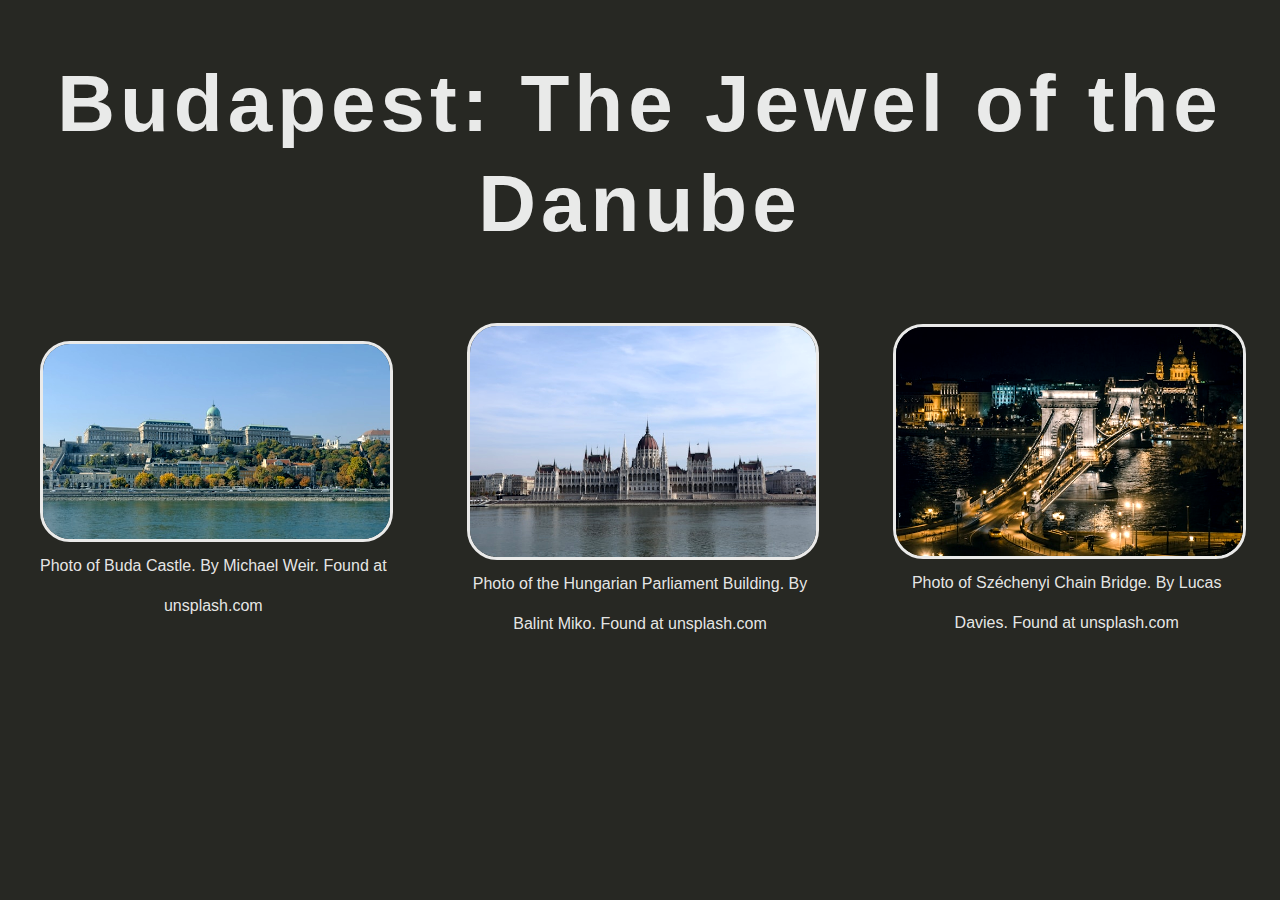
<file: Assesment-1/Chapter-3-Images/Exercises/Three Images/budapest gallery.html>
<!DOCTYPE html>
<html>
<head>
    <title>Budapest</title>
    <meta charset="UTF-8">
    <meta name="viewport" content="width=device-width, initial-scale=1.0">
    <link rel="stylesheet" href="budapest gallery styling.css">
</head>
<body>
    <!--Displays the title of the webpage-->
    <h1>Budapest: The Jewel of the Danube</h1>

    <!--Image-row class displays the three pictures horizontally-->
    <div class="image-row">
        
        <!--The first picture-->
        <div class="column">
            <figure title="Buda Castle">
                <img src="buda castle.jpg" alt="Picture of Buda Castle"> <!--displays the picture-->
                <figcaption>Photo of Buda Castle. By Michael Weir. Found at unsplash.com</figcaption> <!--displays information about the picture-->
            </figure>
        </div>
        
        <!--The second picture-->
        <div class="column">
            <figure title="Parliament Building">
                <img src="parliament building.jpg" alt="Picture of the Parliament Building"> <!--displays the picture-->
                <figcaption>Photo of the Hungarian Parliament Building. By Balint Miko. Found at unsplash.com</figcaption> <!--displays information about the picture-->
        </div>

        <!--The third picture-->
        <div class="column">
            <figure title="Széchenyi Bridge">
                <img src="budapest chain bridge.jpg" alt="Picture of Széchenyi Bridge"> <!--displays the picture-->
                <figcaption>Photo of Széchenyi Chain Bridge. By Lucas Davies. Found at unsplash.com</figcaption> <!--displays information about the picture-->
            </figure>   
        </div>

    </div>

</body>
</html>

<!--output link: https://www.youtube.com/watch?v=dvjxg9b5iLU -->
</file>
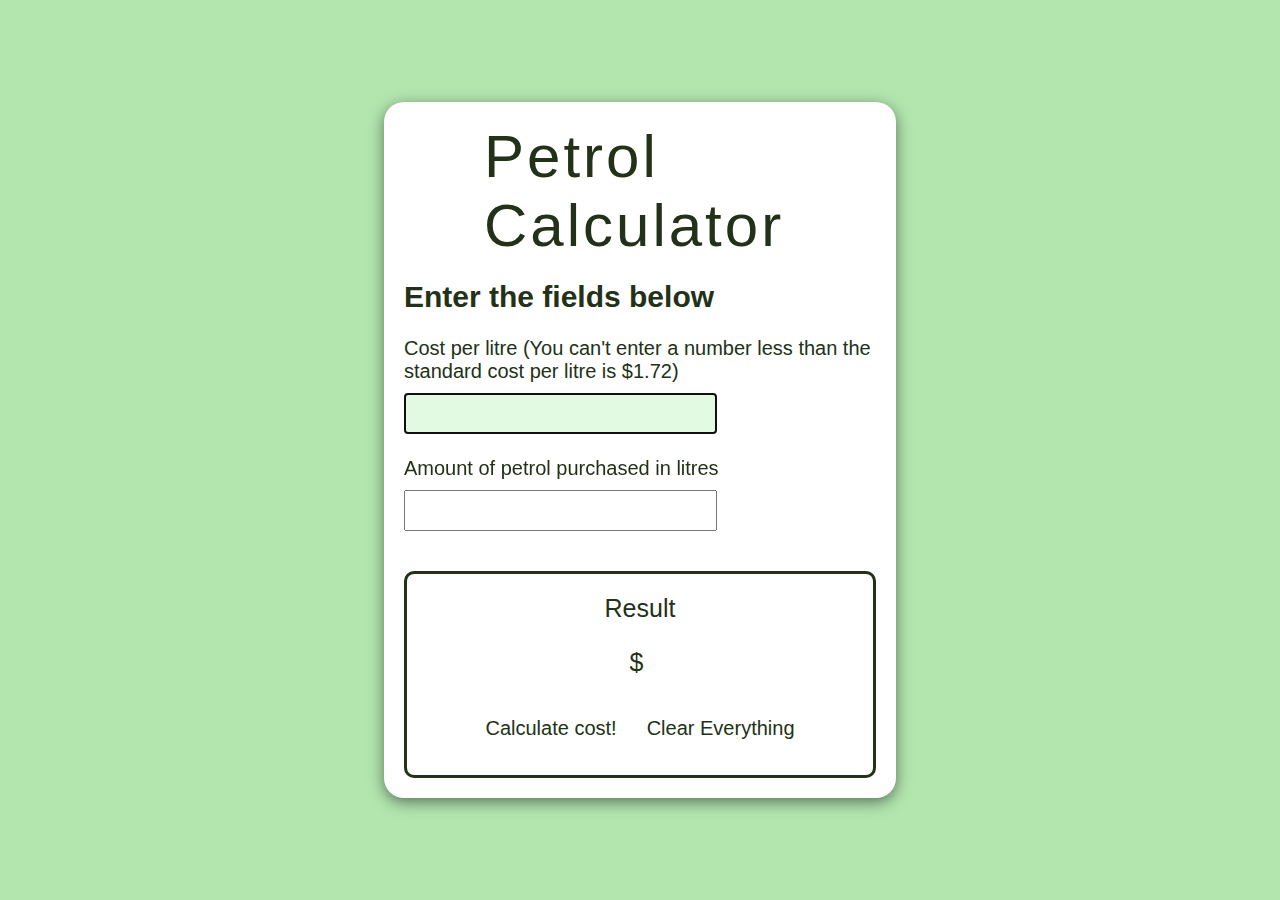
<file: Assesment-1/Chapter-6-Javascript/Exercises/Petrol Calculator/petrol calculator.html>
<!DOCTYPE html>
<html>

<head>
    <title>Petrol Calculator</title>
    <meta charset="UTF-8">
    <meta name="viewport" content="width=device-width, initial-scale=1.0">
    <link rel="stylesheet" href="petrol cal styling.css">
</head>

<body>

    <!--The calculator div which formats the content to be centered-->
    <div class="calculator">

        <!--The header-->
        <header>Petrol Calculator</header>
        
        <!--The main div of the calculator-->
        <main>

            <h2>Enter the fields below</h2> <br>

            <!--The label that instructs the user to input cost per litre-->
            <label>Cost per litre (You can't enter a number less than the standard cost per litre is $1.72)</label> <br>

            <!--The input field that retrieves the inputted cost per litre, wherein the user must enter any cost that is above the standard cost per litre of $1.72-->
            <input type="text" id="cost" size="30" autofocus> <br> <br>

            <!--The label that instructs the user to input amount of petrol purchased in litres-->
            <label>Amount of petrol purchased in litres</label> <br>

            <!--The input field that retrieves the inputted amount of litres of petrol the user purchased-->
            <input type="text" id="petrol" size="30">

        </main>

        <!--The results div, which displays the result of the calculation based on the cost per litre and amount of litres purchased-->
        <div class="results">

            <p style="margin: 20px 0 0 0">Result</p>

            <!--The result is printed here-->
            <p id="result">$&nbsp;</p>

            <!--Two buttons that allow the user to show the result and to clear all the fields and the result-->
            <button id="btn">Calculate cost!</button><!--
            --><button onclick="clearFields()">Clear Everything</button>
        </div>

        <!--A script tag that refers to an external JavaScript file, where the calculations actually happen-->
        <script src="petrol cal.js"></script>

    </div>

</body>
</html>

<!--output link: https://www.youtube.com/watch?v=cngiy2JFEA8 -->
</file>
<file: Assessment-2/CD Projekt Red Website/stylesheets/index-style.css>
/* CSS Styles for index.html (homepage) webpage */

/* -- INTRO SECTION CSS STYLES -- */
.intro-container {
    display: flex;
    flex-direction: column;
    justify-content: center;
    align-items: center;
    position: relative;
    overflow: hidden;
    height: 100vh;
    width: 100vw;
    background-color: #000000;
    margin-top: -125px; /* Moves the image upward so that the image fits the entire screen (for desktop) */
}
.intro-image {  
    position: relative;
    object-fit: cover;
    width: 100%;
    height: 100%; 
}
.intro-image img {
    object-fit: cover; 
    width: 100%;
    height: 100%; 
    opacity: 0.5;
}
.intro-text {
    position: absolute;
    display: flex;
    flex-direction: column;
    justify-content: center;
    align-items: center;
    text-align: center;
    top: auto; /* Is set to auto so that the text is centered */
    width: 70%;
    font-size: clamp(3rem, 5vw, 5rem); /* Ensures that the font size responds to changes to the screen size */
    color: #ffffff;
    font-weight: 800;
    z-index: 2;
}
@media (max-width: 768px) {
    .intro-text {
        top: 40vh;
        text-align: left;
        width: 90%;
    }
}


/* -- STATS CSS STYLES (modifies the CSS properties of stats container from shared-styles.css) -- */
#stats-section {
    background-color: #f9f9f9;
    padding: 30px;
    border-radius: 10px;
}
.stats-subheading {
    display: flex;
    flex-direction: column;
    justify-content: center;
    align-self: flex-start; /* Sets the subheading to the left side of the flex container */
    letter-spacing: 0.5px;
    font-size: clamp(1.8rem, 3vw, 3rem);
    font-weight: 1000;
    line-height: clamp(2rem, 4vw, 4rem);
}
.stats-red-text {
    font-size: clamp(2rem, 5vw, 5rem); 
    text-align: center;
}
@media (max-width: 768px) {
    .stats-subheading {
        text-align: center;
        align-self: center;
    }
}


/* -- LOCATIONS CSS STYLES -- */
/* (modifies some CSS properties of locations container from shared-styles.css) */
.locations-container-index {
    width: 49.5%;
    height: 200px;
}
@media (max-width: 768px) {
    /* Sets width to 100 so that it displays in a column */
    .locations-container.locations-container-index {
        width: 100%;
        height: 13  0px;
        margin-top: 10px;
    }
}

/* Media query to remove border-radius properties */
@media (max-width: 768px) {
    .team-container, #stats-section {
            border-radius: 0px;
    }
}
</file>
<file: Assessment-2/CD Projekt Red Website/stylesheets/page-layout.css>
/* CSS Styles that formats the general layout of the website */

/* Sets all div box-sizing to border-box to avoid unwanted issues with formatting */
* {
    box-sizing: border-box;
}

/* Removes any pre-defined margins and paddings and resets font size to avoid format errors */
html, body {
    margin: 0;
    padding: 0;
    font-size: 1rem;
    font-family: "Open Sans", sans-serif;
    letter-spacing: 1px;
    min-height: 100vh;
    max-width: 100vw;
    scroll-behavior: smooth;
}


/*  -- NAVIGATION BAR STYLES -- */

/* -- Sets background color and padding of the navigation bar -- */
header {
    background-color: #101010;
    padding: 20px;
    position: sticky; /* Ensures that the navbar stays on the top of the user's screen */
    top: 0; /* Stays at the top of the header container */
    z-index: 999; /* Sets the z-index to the highest possible value to prevent overlapping */
}
@media (max-width: 768px) {
    header {
        position: relative; /* Resolves the issue with position: sticky when using mobile */
    }
}


/* -- Standard layout for the navigation bar -- */
.nav-logo {
    height: 80px;
}
.nav-container {
    display: flex;
    flex-wrap: wrap;
    flex-direction: row;
    width: 100%;
    max-width: 1000px;
    margin-left: auto; /* Centers the navigation bar */
    margin-right: auto;
    justify-content: space-evenly; /* Adds spacing between the logo and the navigation links */
    align-items: center;
}


/* -- Styles for navigation bar if the user is on desktop -- */
.nav-desktop {
    display: flex;
    justify-content: space-between;
    width: 420px;
}
.nav-desktop, .nav-mobile li {
    list-style: none; /* Removes any bullet points that come by default */
}
.nav-desktop a {
    color: #ffffff;
    text-decoration: none;
    font-weight: 750;
    display: block; /* Is set to block so that it is easier to manipulate CSS properties of anchor tags */
    transition: all 0.3s ease;
    font-size: clamp(1rem, 1.25vw, 1.25rem);
}
.nav-desktop a:hover {
    color:#ff1f1f;
}
/* CSS Styles for the dropdown menu below 'About Us' anchor tag */
.about-dropdown {
    position: absolute;
    display: none; /* Hidden by default unless user is on mobile */
    width: 200px;
    height: auto;
    max-height: 200px; /* Height is automatically adjusted until it hits the 200px max-height limit */
    background-color: #ff3a3a;
    transition: opacity 0.3s ease-in;
    padding: 20px;
}
.about-dropdown a {
    padding: 5px 10px 5px 10px; 
    font-size: clamp(1rem, 1.1vw, 1.1rem);
}
/* Media query for desktop screens since pseudo classes hover and active from nav-desktop and nav-mobile respectively will conflict */
@media (min-width: 769px) {
    .about-dropdown a:hover {
        background-color: #ffe8e8;
        color: #ff4747;
    }
    .about:hover .about-dropdown {
        display: block; /* Displays the dropdown menu after having been previously hidden */ 
    }
}

/* -- Styles for navigation bar if the user is on mobile -- */
.nav-mobile {
    display: none; /* Hidden by default until the user is on mobile */
    flex-direction: column;
    text-align: left;
    overflow: hidden; /* Crops any overlapping elements */
    max-height: 0; /* Ensures the navigation bar for mobile is hidden */
    transition: max-height 0.3s ease;
    padding-top: 20px;
}
.nav-mobile a {
    color: #ffffff;
    text-decoration: none;
    font-weight: 750;
    display: block;
    transition: all 0.3s ease;
    font-size: clamp(1rem, 1.25vw, 1.25rem);
}
/* CSS Styles for the hamburger menu that displays when the user is on mobile */
.nav-toggle {
    display: none; /* Hides the hamburger menu */
    font-size: 2rem;
    background: none;
    border: none;
    color: white;
    cursor: pointer; 
}

@media (max-width: 768px) {
    .nav-desktop {
        display: none; /* Hides the navbar for desktop to make way for the navbar for mobile */
    }
    .nav-toggle {
        display: block; /* Displays the hamburger menu */
    }
    .nav-mobile.show {
        display: flex; /* Sets display property to flex as nav-mobile's flex-direction property is set to column */
        max-height: 300px;
    }
    .about-mobile {
        justify-content: center;
        align-items: center;
    }
    .about-dropdown-mobile {
        position: relative;
        display: none; /* This property is set to hidden by default until the user clicks on the drop-town button below 'About Us.'
                          It is handled by JavaScript and listens for a 'click' event for it to display */
        width: 100%;
        height: auto;
        max-height: 200px;
        background-color: #101010;
        transition: opacity 0.3s ease-in;
        padding: 10px 0 10px 0;
    }
    .about-dropdown-mobile a {
        padding: 5px 10px 5px 10px; 
        font-size: clamp(0.8rem, 1.1vw, 1.1rem);
    }
}


/* -- MAIN BODY STYLES -- */
main {
    color: #000000;
}
/* Styles for the main container */
.main-container {
    display: flex;
    flex-wrap: wrap;
    flex-direction: column;
    margin-left: auto; /* Positions it to the center */
    margin-right: auto;
    justify-content: space-evenly;
    align-items: center;
}
/* Formats all the section containers in the webpage so that it's consistent */
.section-container {
    display: flex;
    flex-wrap: wrap;
    flex-direction: column;
    justify-content: center;
    align-items: center;
    position: relative;
    margin-top: 30px;
    height: auto;
    width: 100%;
    max-width: 1300px;
}


/* -- FOOTER STYLES -- */
footer {
    background-color: #101010;
    color: #ffffff;
}
/* Sets the container as flexbox for a responsive webpage */
.ftr-container {
    display: flex;
    flex-wrap: wrap;
    flex-direction: row;
    margin-left: auto; /* Aligns content to the center */
    margin-right: auto;
    justify-content: space-evenly;
    align-items: center;
    margin-top: 50px;
    width: 100%;
    height: 120px;
    max-width: 1300px;
    font-weight: 700;
}

/* Styles for h1-like subheading */
.subheading {
    font-size: clamp(2rem, 3.5vw, 3.5rem);
    font-weight: 1000;
}
/* Styles all the smaller subheaders in the webpage */
.subheading2 {
    font-size: clamp(1.5, 2.2vw, 2.2rem);
    font-weight: 1000;
}

.red-text {
    color: #ff1f1f;
}
.red-text-bold {
    color: #ff1f1f;
    font-weight: 800;
    letter-spacing: normal;
}

.text {
    margin: 20px 0 20px 0;
    font-weight: 400;
    font-size: clamp(0.9rem, 1.15vw, 1.15rem);
    text-align: justify;
    width: 60%;
}
@media (max-width: 768px) {
    .text {
        width: 90%;
    }
    .subheading {
        text-align: center;
    }
}
</file>
<file: Assessment-2/CD Projekt Red Website/stylesheets/shared-style.css>
/* CSS Styles for all webpages that share classes */

/* -- LOCATIONS SHARED CSS STYLES -- */
.locations {
    display: flex;
    flex-wrap: wrap; /* Ensures content is displayed below the previous row after it exceeds the width */
    justify-content: space-between;
    align-items: center;
    height: auto;
    width: 100%;
}
.locations-container {
    display: flex;
    flex-direction: column;
    justify-content: center;
    align-items: center;
    position: relative; 
    overflow: hidden;
    background-color: #000000;
    border-radius: 10px;
    margin-top: 30px;
    object-fit: cover; /* Resizes image so that it fits the dimensions of its parent container */
    max-height: 400px;
}
.location-img-container {
    display: flex;
    flex-direction: column;
    justify-content: center;
    align-items: center; 
    position: relative;
    overflow: hidden;
    object-fit: cover;
    width: 100%;
    height: 100%;
}
.location-img-container img {
    position: absolute; /* Position is set to absolute so that the image is aligned with its parent container */
    object-fit: cover;
    opacity: 0.75;
    width: 100%;
    height: 100%;
}
.location-desc {
    position: absolute;
    overflow: hidden;
    display: flex;
    flex-direction: column;
    justify-content: center;
    align-items: center;
}
.desc-title {
    margin: 0;
    padding: 0;
    color: #ffffff;
    z-index: 2; /* Ensures that the div container won't overlap other elements/containers */
    font-weight: 1000;
    font-size: clamp(2rem, 4vw, 4rem); /* Ensures that the font size responds to changes to the screen size */
    text-align: justify;
}
.desc-text {
    margin: 0;
    padding: 0;
    line-height: clamp(1rem, 1.5vh, 1.5rem);
    color: #ffffff;
    z-index: 2;
    font-weight: 500;
    font-size: clamp(1rem, 1.2vw, 1.2rem);
    text-align: justify;
}

/* -- PAGE HEADER CSS STYLES -- */
.page-header {
    display: flex;
    flex-direction: column;
    flex-wrap: wrap;
    justify-content: center;
    align-items: center;
    position: relative;
    width: 100%;
    height: auto; /* Height is set to auto until it reaches its set max-height */
    max-height: 600px; 
    color: #000000;
    overflow: hidden;
    padding: 20px 0 20px 0;
}
.page-header-text {
    position: relative;
    text-align: center;
    width: 60%; /* To make text look cleaner and aligned to the centre properly */
    text-align: justify;
    font-weight: 400;
    font-size: clamp(0.9rem, 1.2vw, 1.2rem);
}
.page-header-title {
    position: relative;
    margin: 0;
    padding: 0;
    line-height: clamp(1.8rem, 5vw, 5rem);
    font-size: clamp(2rem, 6vw, 6rem);
    font-weight: 800;
    text-align: center;
    width: 70%; /* To make text look cleaner and aligned to the centre properly */
} 
@media (max-width: 768px) {
    .page-header-title {
        text-align: center;
        width: 97%; /* Sets to 97 instead of 70 percent because it won't have enough space for the title font */
    }
    .page-header-text {
        line-height: normal;
        width: 90%; 
    }
    .page-header {
        padding: 0;
    }
}


/* -- STATISTICS SHARED CSS STYLES -- */
.stats-row {
    display: flex;
    flex-direction: row;
    justify-content: space-between;
    align-items: center;
    height: 200px;
    width: 100%;
    max-width: 940px;
    margin-top: 50px;
}
.stats-text {
    display: flex;
    justify-content: center;
    align-items: center;
    flex-direction: column;
    letter-spacing: 0.5px;
    font-size: 1.3rem;
    font-weight: 700;
    line-height: 4rem;
}
.stats-total {
    font-size: clamp(4rem, 7vw, 7rem);
    font-weight: 1000;
}

@media (max-width: 768px) {
    /* Increases the height to accommodate for the content */
    .stats-row {
        flex-direction: column;
        height: 250px;
        margin-top: 30px;
    }
    .stats-text {
        line-height: 2.5rem;
    }
}


/* Media query to remove border-radius properties */
@media (max-width: 768px) {
    .locations-container, .page-header {
        border-radius: 0px;
    }
}

/* -- MISCELLANEOUS INFO CONTAINER SHARED STYLES -- */
/* Used by different webpages to maintain consistency, such as the team and career sections in
index.html */
.moreinfo-container {
    display: flex;
    flex-direction: column;
    justify-content: center;
    align-items: center;
    position: relative;
    overflow: hidden;
    height: 500px; 
    width: 100%;
    background-color: #000000; /* A background color is used to give the photo a transparent fade */
    border-radius: 10px;
}
.moreinfo-link {
    position: absolute;
    display: flex;
    flex-direction: column;
    justify-content: center;
    align-items: center;
    height: 100%;
    width: 100%;
}
.moreinfo-container.moreinfo-img {
    position: absolute; /* Position of the image is set to absolute to ensure proper alignment */
    object-fit: cover;
    width: 100%;
    opacity: 0.4;
}
.moreinfo-button {
    height: 50px; 
    width: 50px;
}
/* Styles the button in its normal state */
.moreinfo-button-normal {
    position: absolute;
    opacity: 1;
    height: 50px;
    width: 50px;
    cursor: pointer;
}
/* Styles the button in its active state */
.moreinfo-button-active {
    position: absolute;
    opacity: 0;
    height: 50px;
    width: 50px;
    cursor: pointer;
    z-index: 2; /* Positioned above the normal button to avoid overlapping when opacity is set to 1 */
    transition: all 0.3s ease-in-out;
}
.moreinfo-button-active:hover {
    opacity: 1;
}
.moreinfo-title {
    font-size: clamp(2rem, 4vw, 4rem);
    color: #ffffff;
    font-weight: 800;
    margin: 0;
    width: 60%;
    text-align: center;
}
.moreinfo-text {
    color: #ffffff;
    font-weight: 500;
    font-size: clamp(1rem, 1.15vw, 1.15rem);
    text-align: center;
    margin: 0;
    margin-bottom: 30px;
    width: 60%;
}
@media (max-width: 768px) {
    .moreinfo-text, .moreinfo-title {
        width: 95%; /* Is set to 95% so that text can fill most of the width of the mobile screen */
        text-align: center;
    }
    .moreinfo-button-active:active {
        opacity: 1;
    }
    .moreinfo-container {
        border-radius: 0px;
    }
}
</file>
<file: Assessment-2/CD Projekt Red Website/stylesheets/about-style.css>
.desc-text {
    line-height: clamp(1rem, 1.5vh, 1.5rem); 
    font-size: clamp(1rem, 1.2vw, 1.2rem); /* Ensures that the font size responds to changes to the screen size */
}


/* -- VALUES SECTION CSS STYLES -- */
.values {
    background-color: #f9f9f9;
    padding: 50px 0 50px 0;
    border-radius: 10px;
}
.values-row {
    display: flex;
    flex-direction: row;
    justify-content: space-between;
    align-items: center;
    width: 90%;
    height: auto; /* Height is set automatically depending on the content of the div container */
    margin: 20px 0 20px 0;
    padding: 0;
}

/* CSS properties when the values-row flexbox is set to reverse order */
.row-reverse {flex-direction: row-reverse;} /* do .values-row.row-reverse instead */
.heading-reverse {text-align: right !important;
/* !important is used to override the text-align CSS property of 'values-heading' class */}
.text-reverse {text-align: left !important;}

.values-heading {
    color: #ff1f1f;
    font-weight: 800;
    font-size: 2.2rem;
    width: 40%;
    text-align: left;
}
.values-text {
    font-weight: 400;
    font-size: 1.15rem;
    text-align: right;
    text-justify: inter-word;
    width: 40%;
}
.values-num {
    width: 80px;
    height: 80px;
}
@media (max-width: 768px) {
    .values-num {
        width: 50px;
        height: 50px;
    }
    .values-row {
        flex-direction: column;
    }
    /* Adjusts the size of the div containers containing the text since .values-row is set to flex-column */ 
    .values-heading, .values-text, .heading-reverse, .text-reverse {
        width: 90%;
        text-align: center !important; /* Overrides the original CSS property */
        margin: 20px 0 20px 0;
    }
}


/* -- LOCATIONS SECTION CSS STYLES -- */
.locations-container-about {
    width: 100%;
    height: 700px;
}
.location-desc-about {
    height: 80%;
    width: 90%;
}
.location-desc-box {
    position: absolute;
    top: 5%;
    left: 60%;
    display: flex;
    justify-content: center;
    align-items: center;
    flex-direction: row;
    background-color: rgba(255, 47, 47, 0.8);
    width: 40%;
    height: 90%;
    padding: 20px;
    border-radius: 10px 0 0 10px;
}
.desc-box-reverse {
    left: 0%;
    border-radius: 0 10px 10px 0;
}
.desc-text.desc-text-about {
    line-height: normal;
    font-size: clamp(0.85rem, 1.2vw, 1.2rem);
    font-weight: 500;
}
.img-about {
    opacity: 1 !important; /* Overrides opacity CSS of the element within .img-about */
}
@media (max-width: 768px) {
    /* Positions the desc box to the bottom of the container */
    .location-desc-box {
        top: 40%;
        left: 0;
        width: 100%;
        height: 60%;
    }
    .img-about {
        top: -100px;
    }
}

/* Media query to remove border-radius properties */
@media (max-width: 768px) {
    .values, .location-desc-box, .desc-box-reverse {
        border-radius: 0px;
    }
}
</file>
<file: Assessment-2/CD Projekt Red Website/stylesheets/careers-style.css>
.form {
    width: 700px;
    height: auto; /* Height is set automatically depending on the content of the div container */
    display: flex;
    flex-wrap: wrap;
    font-size: clamp(1rem, 1.1vw, 1.1rem); /* Ensures that the font size responds to changes to the screen size */
    margin-top: 20px;
    justify-content: center;
    align-items: center;
}
/* Ensures that the form element fills the entire width of .form class */ 
.form form {
    width: 100%;
}
.form-label {
    font-weight: 700;
    font-size: clamp(1.15rem, 1.5vw, 1.5rem);
}
.form-column {
    width: 100%;
    height: auto;
    display: flex;
    flex-direction: column;
}
.form-container {
    width: 100%;
    display: flex;
    flex-direction: column;
}
/* Ensures the three classes have a consistent appearance */
.form-input, #position, #fileupload {
    width: 100%;
    margin: 20px 0 20px 0;
    padding: 10px;
}
.form-textarea {
    margin-top: 20px;
    width: 100%;
    height: 400px;
    padding: 12px 20px;
    resize: none; /* Disables the ability for the user to resize the textarea element */
    font-size: clamp(1rem, 1.1vw, 1.1rem);
}
#submit {
    margin-top: 20px;
    font-size: clamp(1rem, 1.5vw, 1.5rem);
    padding: 10px;
    font-weight: 600;
}
/* The .form class will fill 90% of the viewport width if the screen is below or equal to 768px */
@media (max-width: 768px) {
    .form {
        width: 90vw;
    }
}
</file>
<file: Assessment-2/CD Projekt Red Website/stylesheets/help-style.css>
.wiki-row {
    display: flex;
    justify-content: space-between;
    align-items: center;
    flex-direction: row;
    width: 100%;
    height: auto; /* The height is set to auto since it depends on the content of the container */
}
.wiki-container {
    width: 49.5% !important;  /* Overrides the original CSS style set for its assigned container  */
}
.wiki-img {
    opacity: 0.6 !important; 
}
@media (max-width: 768px) {
    .wiki-row {
        flex-direction: column;
    }
    /* !important is used here to avoid formatting errors and unexpected effects */
    .wiki-container, .wiki-container:last-child {
        width: 100% !important;
        height: 300px !important;
        margin-top: 20px;
    }
}
</file>
<file: Assessment-2/CD Projekt Red Website/stylesheets/team-style.css>
/* -- TEAMS SECTION CSS STYLES -- */
.teams-container {
    display: flex;
    flex-wrap: wrap;
    justify-content: space-between;
    overflow: hidden;
    width: 100%;
    height: auto; /* Height is set to auto as it depends on the content */
    margin-top: 20px;
}
/* CSS Styles for each box container in the teams-container */
.teams-box {
    display: flex;
    flex-direction: column;
    justify-content: center;
    align-items: center; 
    position: relative;
    background-color: rgba(255, 47, 47);
    width: 49.5%;
    height: 643.5px;
    border-radius: 10px;
    overflow: hidden; /* Crops any overlapping images or elements */
    margin-top: 13px;
}
.teams-box img {
    position: absolute;
    object-fit: cover; /* Ensures image is scaled to cover the dimensions of the container */
    width: 100%;
}
.teams-desc {
    display: flex;
    flex-direction: column;
    justify-content: center;
    align-items: center; 
    position: absolute; /* The .teams-desc container's position is set to absolute to allow for precise positioning */
    top: 62%;
    width: 95%;
    height: 230px;
    background-color: rgba(255, 47, 47, 0.8);
    z-index: 2; /* Ensures the container is above the container and not overlapping its parent container 
                (would cause it to disappear if z-index is not set to 2 or higher) */
    padding: 20px;
    border-radius: 10px;
}
.teams-title {
    flex-wrap: wrap; /* When there are more elements or containers that .teams-title can fit, it will simply be positioned below the previous row */
    color: #ffffff;
    font-size: clamp(1.5rem, 3.2vw, 3.2rem); /* Ensures that the font size responds to changes to the screen size */
    font-weight: 1000;
}
.teams-text {
    color: #ffffff;
    font-weight: 400;
    font-size: clamp(0.7rem, 1vw, 1rem);
    text-align: justify;
    margin-top: 10px;
}

@media (max-width: 768px) {
    .teams-text {
        font-weight: 500;
    }
    .teams-box {
        width: 100%;
        height: 400px;
        border-radius: 0px;
    }
    .teams-box img { /* height is set to 100 since only setting width to 100 will cause it to be as small as the width
                        which will leave unused space at the top and bottom */
        height: 100%;
    }
    .teams-desc { /* Adjusts the position of the desc container when the user is on mobile */
        height: 180px;
        top: 52%;
    }
}
</file>
<file: Assesment-1/Chapter-2-Links and navigation/Exercises/One-page website/half life styling.css>
/*Removes any pre-defined margins and paddings to avoid unwanted formatting and sets the color of the background and default text for the whole HTML webpage*/
body {
    background-color: #ffffff;
    color:#000000;
    margin: 0;
    padding: 0;
    font-family: 'Lucida Sans', 'Lucida Sans Regular', 'Lucida Grande', 'Lucida Sans Unicode', Geneva, Verdana, sans-serif;
}

/*Enables smooth scrolling*/
html {
    scroll-behavior: smooth;
}

/*The mainContent class formats the default margin width so that the main content is centered*/
.mainContent {
    margin: auto;
    width: 60%;
}

/*Formats and styles the header (the title of the game)*/
header {
    background-color: #ff8800;
    margin: 0 auto 0 auto;
    padding-top: 50px;
    padding-bottom: 10px;
    width: 100%;
}

/*Formats and styles the h1 tag within header div (the title)*/
header h1 {
    text-align: center;
    font-family: 'Gill Sans', 'Gill Sans MT', Calibri, 'Trebuchet MS', sans-serif;
    font-size: 100px; 
    letter-spacing: 20px;
}

/*The ftr class formats and styles the footer div*/
.ftr {
    background-color: #ff8800;
    margin: 50px auto auto auto;
    padding-top: 10px;
    padding-bottom: 25px;
    width: 100%;
}

/*Formats the text contained in the footer*/
.ftr p {
    text-align: left;
    font-family: 'Lucida Sans', 'Lucida Sans Regular', 'Lucida Grande', 'Lucida Sans Unicode', Geneva, Verdana, sans-serif;
    font-size: 20px;
    margin: 30px 20% 30px 20%;
}

/*Formats the h3 header in the footer section*/
.ftr h3 {
    text-align: left;
    font-family: 'Lucida Sans', 'Lucida Sans Regular', 'Lucida Grande', 'Lucida Sans Unicode', Geneva, Verdana, sans-serif;
    font-weight: bold;
    font-size: 30px;
    margin: 20px 20% 0 20%;
}

/*Formats the button located in the bottom of the webpage and sets the hover effects*/
.ftr a {
    color: black;
    border: 5px solid black;
    display: block; 
    font-size: 25px;
    font-weight: bolder; 
    text-align: center; 
    margin: auto 40% auto 40%;
    padding: 15px; 
    letter-spacing: 1.5px; 
    text-decoration: none;
    transition: all 0.3s;
}

/*Applies hover effect when the user hovers over the "Learn More About Valve" button in the footer div*/
.ftr a:hover {color: #ffffff; border: 5px solid #ffffff;}

/*The navtab class formats the navigation tab*/
.navtab {
    display: flex; 
    flex: 1;
    margin: 20px auto auto auto;
    align-items: center;
    justify-content: center;
    width: 60%;
    font-size: 0;
}

/*Styles each anchor element in the navigation tab*/
.navtab a { font-size: 25px; padding: 20px 50px 20px 50px; text-decoration: none; color: #000000; transition: all 0.3s;
}

/*Applies color behind the anchor tag when the user hovers over it*/
.navtab a:hover {
    background-color: #ff8800;
}

/*The reviews class formats the div element in the reviews section in a way that allows a number of elements to be displayed as a horizontal row*/
.reviews-row {
    display: flex;
}

/*Formats the columns, or the boxes containing each review, located in the reviews section*/  
.column {
    flex: 1; 
    padding: 25px; 
    margin: 0 10px 10px 10px;
    border: 3px solid #ff8800; 
    border-radius: 20px;
    box-shadow: 0 4px 15px 0px rgba(0, 0, 0, 0.5);
}

/*Formats the h2 headers (the sub-headings) in the main content*/
h2 {
    text-align: left;
    font-family: 'Lucida Sans', 'Lucida Sans Regular', 'Lucida Grande', 'Lucida Sans Unicode', Geneva, Verdana, sans-serif;
    font-weight: bold;
    font-size: 45px;
    margin: 50px auto 30px auto;
}

/*Applies a wider top margin to the first h2 tag in the HTML document*/
h2:first-child {
    margin: 70px auto 30px auto;
}

/*Formats the unordered list in the characters section of the main content*/
ul {
    text-align: left;
    font-family: 'Lucida Sans', 'Lucida Sans Regular', 'Lucida Grande', 'Lucida Sans Unicode', Geneva, Verdana, sans-serif;
    font-size: 25px;
}

/*Applies margin to each <li> element in the unordered list in the main content*/
li {
    margin: 20px auto 20px auto;
}

/*Formats the paragraphs in the HTML document*/
p {
    text-align: left;
    font-family: 'Lucida Sans', 'Lucida Sans Regular', 'Lucida Grande', 'Lucida Sans Unicode', Geneva, Verdana, sans-serif;
    font-size: 25px;
}

/*Applies margin to hr line to make spacing wider*/
hr {
    margin: 60px auto 60px auto;
}
</file>
<file: Assesment-1/Chapter-3-Images/Exercises/Three Images/budapest gallery styling.css>
/*Sets the default color of the webpage and removes any pre-defined margins and padding*/
body {
    background-color: #272823;
    margin: 0;
    padding: 0;
}

/*Formats in a way that allows for flexibility on the number of elements to be displayed in a row*/
.image-row {
    margin: auto;
    display: flex;
    align-items: center;
    justify-content: center;
}

/*Formats the pictures so that spacing is equally distributed*/  
.column {
    flex: 1;
}

/*Formats the header*/
h1 {
    line-height: 100px;
    text-align: center;
    color: rgba(255, 255, 255, 0.9);
    font-family: 'Franklin Gothic Medium', 'Arial Narrow', Arial, sans-serif;
    font-size: 80px;
    font-weight: bolder;
    letter-spacing: 5px;
}

/*Formats the text below the images*/
figcaption {
    line-height: 40px;
    text-align: center;
    color: #ffffffe6;
    font-family: 'Franklin Gothic Medium', 'Arial Narrow', Arial, sans-serif;
}

/*Formats the pictures, gives them rounded borders, and sets some filters*/
img {
    filter:contrast(120%);
    margin-right: auto;
    margin-left: auto;
    width: 100%;
    height: 100%;
    border: 3.5px solid rgba(255, 255, 255, 0.9);
    border-radius: 30px;
}
</file>
<file: Assesment-1/Chapter-6-Javascript/Exercises/Petrol Calculator/petrol cal styling.css>
/*Formats the <body> element so that it allows the calculator div to be displayed in the centre*/
body {
    display: flex;
    justify-content: center;
    align-items: center;
    min-height: 100vh;
    margin: 0;
    width: 100%;
    height: 100%;
    background-color: #b3e6af;
}

/*Formats the design of the calculator*/
.calculator {
    display: flex;
    flex-wrap: wrap;
    align-content: center;
    background-color: #ffffff;
    box-shadow: 0 4px 15px 0px rgba(0, 0, 0, 0.5);
    width: 40%;
    margin: 40px auto 40px auto;
    color: #223117;
    font-family:'Franklin Gothic Light', 'Arial Narrow', Arial, sans-serif;
    font-size: 0;
    border-radius: 20px;
}

/*Formats and styles the header within the calculator class*/
.calculator header {
    margin: auto;
    padding: 20px 100px 20px 100px;
    color: #223117;
    font-family: 'Franklin Gothic Heavy', 'Arial Narrow', Arial, sans-serif;
    font-size: 60px;
    letter-spacing: 3px;
}

/*Formats the content in the main div*/
.calculator main {
    padding: 0px 20px 20px 20px;
    text-align: left;
    font-size: 20px;
}

/*Formats and styles the <h2> tag located within the main div*/
.calculator main h2 {
    padding: 0;
    margin: 0;
    font-size: 30px;
    font-family: 'Franklin Gothic Medium', 'Arial Narrow', Arial, sans-serif;
}

/*Formats and styles the input fields*/
.calculator main input {
    padding: 10px;
    margin: 10px 0px 0px 0px;
    transition: all 0.3s;
    font-size: 15px;
}

/*Gives color to the input field when it is on focus*/
.calculator main input:focus {
   background: #e3fae2;
}

/*Formats and styles the results div*/
.results {
    width: 100%;
    margin: 20px;
    border: 3px #223117 solid;
    border-radius: 10px;
    text-align: center;
    font-size: 25px;
    font-family:'Franklin Gothic Medium', 'Arial Narrow', Arial, sans-serif;
}

/*Formats and styles the buttons in the results div*/
.results button {
    border: none;
    background: none;
    outline: none;
    margin: 0 0 20px 0;
    font-family: 'Franklin Gothic Medium', 'Arial Narrow', Arial, sans-serif;
    font-size: 20px;
    padding: 15px;
    background: none;
    outline: none;
    color: #223117;
    transition: all 0.3s;
}

/*Gives the hover effect to the buttons*/
.results button:hover {
    color: #e5fce2;
    background: #223117;
}
</file>
<file: Assesment-1/Chapter-4 Page Layout/ Exercises/Structuring a Webpage/digifest styling.css>
/*Resets any margin and padding and sets default font-family for the HTML document*/
body {
    margin: 0;
    padding: 0;
    font-family: Arial, Helvetica, sans-serif;
}

/*Formats the width and margin so that content fits the entire screen*/
.container {
    width: 100%;
    margin: auto;
}

/*Formats and styles the sidebar*/
.sidebar {
    color: #FFFFFF;
    background-color: #172d67;
    float: right;
    width: 600px;
    height: 990px;
    padding: 20px;
    margin: 20px 0px 20px 20px;
}

/*Styles the h2 within .sidebar class*/
.sidebar h2 {
    color: #FFFFFF;
    margin: 0;
    text-decoration: underline;   
    font-size: 40px;    
}

/*The images row class formats the images within sidebar div so that they appear horizontally*/
.imagesrow {
    flex: 1;
    justify-content: space-between;
}

/*Adjusts the size of the images so that it fits within sidebar div*/
.imagesrow img {
    width: 290px;
    height: 290px;
    object-fit: cover;
    object-position: 0 0 100px 100px;
}

/*Formats and styles the navigation tab below the header*/
.navtab {
    display: flex;
    flex: 1;
    align-items: center;
    justify-content: center;
    background-color: #17072b;
    text-align: center;
    padding: 0 0 10px 0;
    font-size: 0;
}

/*Styles the anchor tags in the navtab*/
.navtab a {
    text-decoration: none;
    color:#FFFFFF;
    font-size: 30px;
    padding: 20px;
    transition: all 0.3s;
}

/*Gives hover effects to each anchor tag*/
.navtab a:hover {
    background-color: #FFFFFF;
    color: #000000;
}

/*Formats and adjusts the padding and font size and adds background color and text color*/
header {
    background-color: #17072b;
    color:#FFFFFF;
    font-size: 90px;
    text-align: center;
    padding: 30px 0 30px 0;
    text-decoration: underline;
}

/*Formats and styles the footer*/
footer {
    color: #FFFFFF;
    font-size: 20px;
    background-color: #8c15e9;
    text-align: center;
    padding:20px;
}

/*Formats the margin of the main div*/
main {
    margin: 20px 0px 20px 20px;
}

/*Styles the h2 tag in main div*/
main h2 {
    color: #000000;
    text-decoration: underline;   
    font-size: 40px;
}

/*Adjusts the size of the photo in the main div*/
main img {
    object-fit: cover;
    width: 1440px;
    height: 800px;
}

/*Gives the font-size to all paragraph tags in the HTML document*/
p {
    font-size: 30px;
}
</file>
